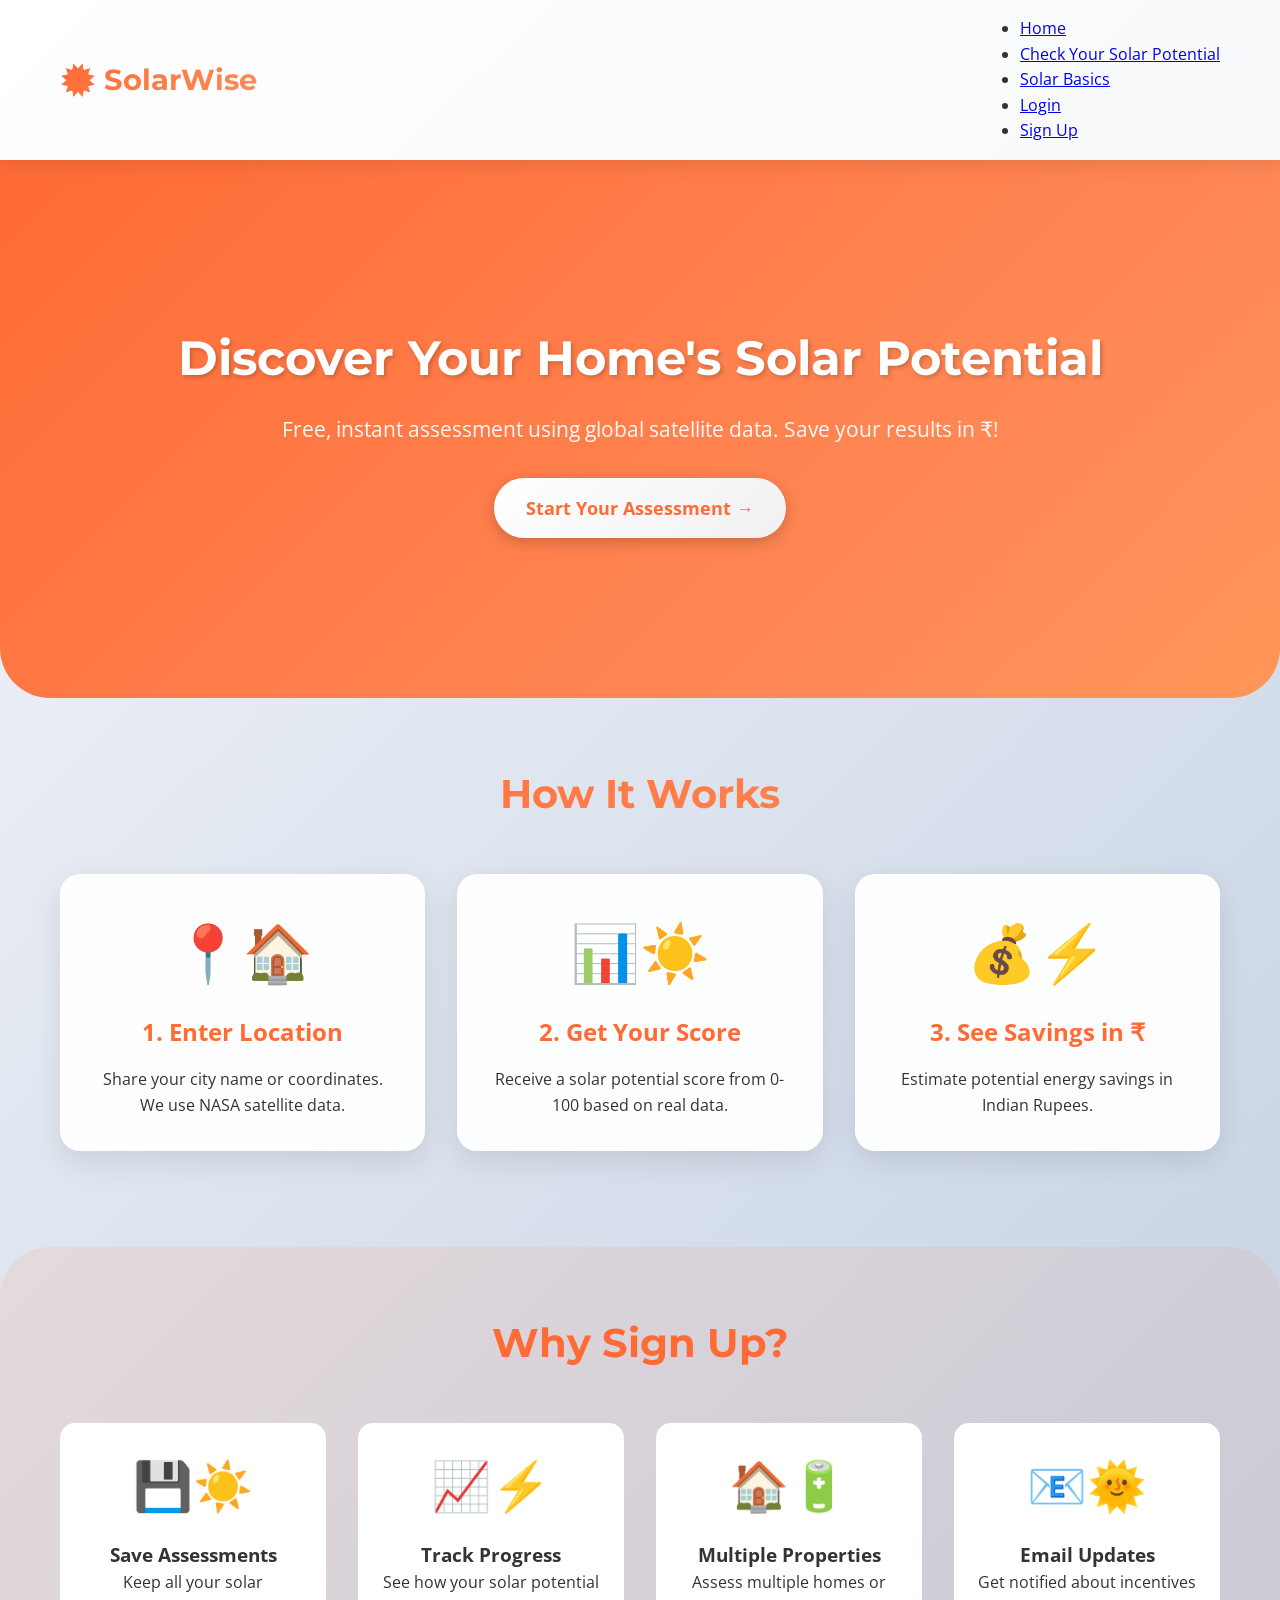
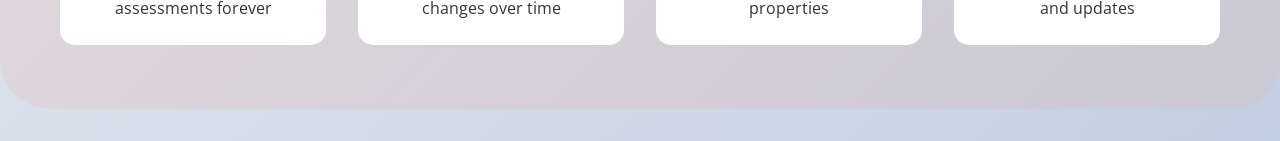
<file: frontend/index.html>
<!DOCTYPE html>
<html lang="en">
<head>
    <meta charset="UTF-8">
    <meta name="viewport" content="width=device-width, initial-scale=1.0">
    <title>SolarWise - Solar Energy Education Platform</title>
    <link rel="stylesheet" href="css/style.css">
    <link href="https://fonts.googleapis.com/css2?family=Montserrat:wght@400;600;700&family=Open+Sans:wght@400;600&display=swap" rel="stylesheet">
</head>
<body>
    <nav class="navbar">
        <div class="container">
            <div class="logo">🌞 SolarWise</div>
            <ul class="nav-links" id="navLinks">
                <!-- Populated by JavaScript -->
            </ul>
        </div>
    </nav>

    <header class="hero" style="padding: 10rem 0; background: linear-gradient(135deg, #FF6B35 0%, #FF8C5A 20%, #FFB347 40%, #FF8E53 60%, #FFA726 80%, #FF6B35 100%); background-size: 400% 400%; animation: waveGradient 10s ease infinite;">
        <div class="container">
            <h1>Discover Your Home's Solar Potential</h1>
            <p class="hero-subtitle">Free, instant assessment using global satellite data. Save your results in ₹!</p>
            <a href="assessment.html" class="cta-button">Start Your Assessment →</a>
        </div>
    </header>

    <section class="features">
        <div class="container">
            <h2>How It Works</h2>
            <div class="feature-grid">
                <div class="feature-card" style="animation: float 3s ease-in-out infinite;">
                    <div class="feature-icon" style="font-size: 3.5rem;">📍🏠</div>
                    <h3>1. Enter Location</h3>
                    <p>Share your city name or coordinates. We use NASA satellite data.</p>
                </div>
                <div class="feature-card" style="animation: float 3s ease-in-out infinite 0.5s both;">
                    <div class="feature-icon" style="font-size: 3.5rem;">📊☀️</div>
                    <h3>2. Get Your Score</h3>
                    <p>Receive a solar potential score from 0-100 based on real data.</p>
                </div>
                <div class="feature-card" style="animation: float 3s ease-in-out infinite 1s both;">
                    <div class="feature-icon" style="font-size: 3.5rem;">💰⚡</div>
                    <h3>3. See Savings in ₹</h3>
                    <p>Estimate potential energy savings in Indian Rupees.</p>
                </div>
            </div>
        </div>
    </section>

    <section class="benefits">
        <div class="container">
            <h2>Why Sign Up?</h2>
            <div class="benefits-grid">
                <div class="benefit-item" style="transition: transform 0.4s, box-shadow 0.4s;">
                    <span class="benefit-icon" style="font-size: 3rem;">💾☀️</span>
                    <h3>Save Assessments</h3>
                    <p>Keep all your solar assessments forever</p>
                </div>
                <div class="benefit-item" style="transition: transform 0.4s, box-shadow 0.4s;">
                    <span class="benefit-icon" style="font-size: 3rem;">📈⚡</span>
                    <h3>Track Progress</h3>
                    <p>See how your solar potential changes over time</p>
                </div>
                <div class="benefit-item" style="transition: transform 0.4s, box-shadow 0.4s;">
                    <span class="benefit-icon" style="font-size: 3rem;">🏠🔋</span>
                    <h3>Multiple Properties</h3>
                    <p>Assess multiple homes or properties</p>
                </div>
                <div class="benefit-item" style="transition: transform 0.4s, box-shadow 0.4s;">
                    <span class="benefit-icon" style="font-size: 3rem;">📧🌞</span>
                    <h3>Email Updates</h3>
                    <p>Get notified about incentives and updates</p>
                </div>
            </div>
        </div>
    </section>

    <style>
        @keyframes waveGradient {
            0% { 
                background-position: 0% 50%; 
            }
            25% { 
                background-position: 100% 50%; 
            }
            50% { 
                background-position: 100% 100%; 
            }
            75% { 
                background-position: 0% 100%; 
            }
            100% { 
                background-position: 0% 50%; 
            }
        }
        @keyframes float {
            0%, 100% { transform: translateY(0px); }
            50% { transform: translateY(-10px); }
        }
        .feature-card:hover, .benefit-item:hover {
            transform: translateY(-10px) scale(1.02) !important;
            box-shadow: 0 20px 40px rgba(255,107,53,0.3) !important;
        }
    </style>

    <script src="js/auth.js"></script>
    <script src="js/app.js"></script>
</body>
</html>
</file>
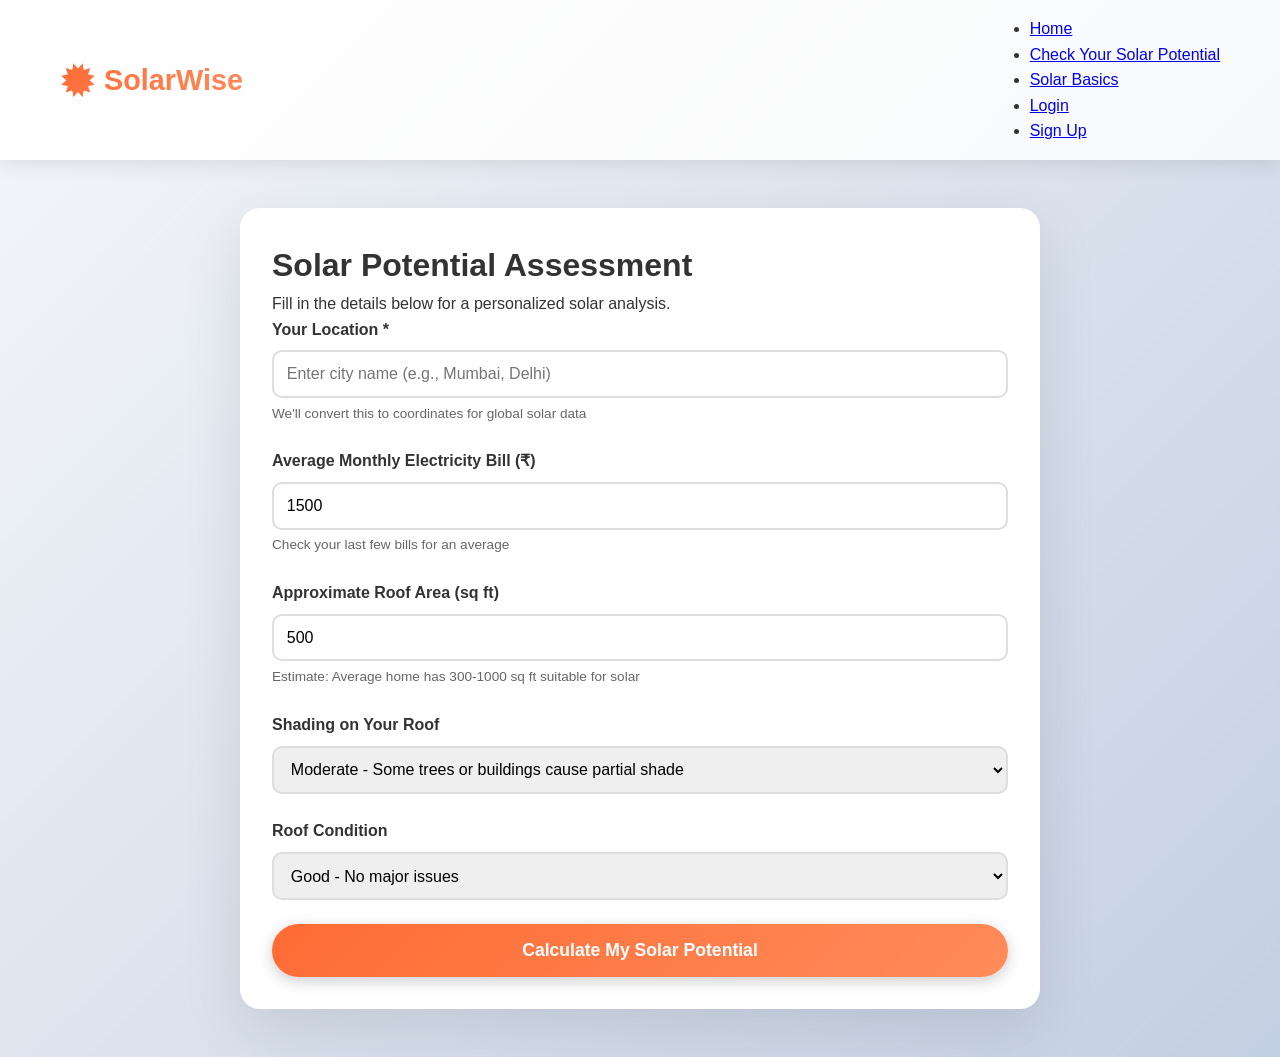
<file: frontend/assessment.html>
<!DOCTYPE html>
<html lang="en">
<head>
    <meta charset="UTF-8">
    <meta name="viewport" content="width=device-width, initial-scale=1.0">
    <title>Solar Assessment - SolarWise</title>
    <link rel="stylesheet" href="css/style.css">
    <style>
        .assessment-container {
            max-width: 800px;
            margin: 3rem auto;
            padding: 2rem;
            background: white;
            border-radius: 20px;
            box-shadow: 0 20px 60px rgba(0,0,0,0.1);
        }
        
        .form-group {
            margin-bottom: 1.5rem;
        }
        
        .form-group label {
            display: block;
            margin-bottom: 0.5rem;
            font-weight: 600;
            color: #333;
        }
        
        .form-group input, .form-group select {
            width: 100%;
            padding: 0.8rem;
            border: 2px solid #ddd;
            border-radius: 10px;
            font-size: 1rem;
        }
        
        .help-text {
            font-size: 0.85rem;
            color: #666;
            margin-top: 0.3rem;
        }
        
        .spinner {
            border: 4px solid #f3f3f3;
            border-top: 4px solid #FF6B35;
            border-radius: 50%;
            width: 50px;
            height: 50px;
            animation: spin 1s linear infinite;
            margin: 0 auto 1rem;
        }
        
        @keyframes spin {
            0% { transform: rotate(0deg); }
            100% { transform: rotate(360deg); }
        }
        
        .cta-button {
            background: linear-gradient(135deg, #FF6B35 0%, #FF8C5A 100%);
            color: white;
            padding: 1rem;
            border: none;
            border-radius: 50px;
            font-size: 1.1rem;
            font-weight: 600;
            cursor: pointer;
            width: 100%;
        }
        
        .cta-button:hover {
            transform: translateY(-2px);
            box-shadow: 0 5px 20px rgba(255,107,53,0.4);
        }
    </style>
</head>
<body>
    <nav class="navbar">
        <div class="container">
            <div class="logo">🌞 SolarWise</div>
            <ul class="nav-links" id="navLinks">
                <li><a href="index.html">Home</a></li>
                <li><a href="assessment.html">Check Your Solar Potential</a></li>
                <li><a href="learn.html">Solar Basics</a></li>
                <li><a href="login.html">Login</a></li>
                <li><a href="signup.html">Sign Up</a></li>
            </ul>
        </div>
    </nav>

    <div class="assessment-container">
        <h1>Solar Potential Assessment</h1>
        <p>Fill in the details below for a personalized solar analysis.</p>
        
        <form id="solarForm">
            <div class="form-group">
                <label for="location">Your Location *</label>
                <input type="text" id="location" name="location" placeholder="Enter city name (e.g., Mumbai, Delhi)" required>
                <div class="help-text">We'll convert this to coordinates for global solar data</div>
            </div>
            
            <div class="form-group">
                <label for="monthlyBill">Average Monthly Electricity Bill (₹)</label>
                <input type="number" id="monthlyBill" name="monthlyBill" placeholder="e.g., 1500" value="1500">
                <div class="help-text">Check your last few bills for an average</div>
            </div>
            
            <div class="form-group">
                <label for="roofArea">Approximate Roof Area (sq ft)</label>
                <input type="number" id="roofArea" name="roofArea" placeholder="e.g., 500" value="500">
                <div class="help-text">Estimate: Average home has 300-1000 sq ft suitable for solar</div>
            </div>
            
            <div class="form-group">
                <label for="shading">Shading on Your Roof</label>
                <select id="shading" name="shading">
                    <option value="low">Low - Minimal shade, full sun most of the day</option>
                    <option value="moderate" selected>Moderate - Some trees or buildings cause partial shade</option>
                    <option value="heavy">Heavy - Significant shade throughout the day</option>
                </select>
            </div>
            
            <div class="form-group">
                <label for="roofCondition">Roof Condition</label>
                <select id="roofCondition" name="roofCondition">
                    <option value="excellent">Excellent - New or like new</option>
                    <option value="good" selected>Good - No major issues</option>
                    <option value="fair">Fair - May need repair in 5-10 years</option>
                    <option value="poor">Poor - Needs replacement soon</option>
                </select>
            </div>
            
            <button type="submit" class="cta-button">Calculate My Solar Potential</button>
        </form>
        
        <div id="loading" style="display: none; text-align: center; margin-top: 2rem;">
            <div class="spinner"></div>
            <p>Analyzing solar data for your location...</p>
        </div>
    </div>

    <script>
        // DIRECT SCRIPT - No external dependencies needed for testing
        console.log("Assessment page loaded");
        
        const form = document.getElementById('solarForm');
        if (form) {
            console.log("Form found, attaching submit handler");
            form.addEventListener('submit', handleFormSubmit);
        } else {
            console.error("Form NOT found!");
        }
        
        async function handleFormSubmit(e) {
            e.preventDefault();
            console.log("Form submitted!");
            
            // Get values
            const location = document.getElementById('location').value;
            const monthlyBill = parseFloat(document.getElementById('monthlyBill').value) || 1500;
            const roofArea = parseFloat(document.getElementById('roofArea').value) || 500;
            const shading = document.getElementById('shading').value;
            const roofCondition = document.getElementById('roofCondition').value;
            
            console.log("Values:", { location, monthlyBill, roofArea, shading, roofCondition });
            
            if (!location) {
                alert("Please enter your location");
                return;
            }
            
            // Show loading
            document.getElementById('loading').style.display = 'block';
            document.querySelector('.cta-button').disabled = true;
            
            try {
                // Get coordinates (fallback for India)
                let lat = 20.5937;
                let lon = 78.9629;
                let locationName = location;
                
                // Simple coordinate mapping for common cities
                const cityCoords = {
                    'mumbai': { lat: 19.0760, lon: 72.8777 },
                    'delhi': { lat: 28.6139, lon: 77.2090 },
                    'bangalore': { lat: 12.9716, lon: 77.5946 },
                    'chennai': { lat: 13.0827, lon: 80.2707 },
                    'kolkata': { lat: 22.5726, lon: 88.3639 },
                    'pune': { lat: 18.5204, lon: 73.8567 },
                    'hyderabad': { lat: 17.3850, lon: 78.4867 },
                    'ahmedabad': { lat: 23.0225, lon: 72.5714 }
                };
                
                const cityKey = location.toLowerCase().trim();
                if (cityCoords[cityKey]) {
                    lat = cityCoords[cityKey].lat;
                    lon = cityCoords[cityKey].lon;
                    locationName = cityKey.charAt(0).toUpperCase() + cityKey.slice(1);
                    console.log("Found coordinates for:", locationName, lat, lon);
                }
                
                // Prepare data
                const assessmentData = {
                    lat: lat,
                    lon: lon,
                    location_name: locationName,
                    monthly_bill: monthlyBill,
                    roof_area: roofArea,
                    shading: shading,
                    roof_condition: roofCondition
                };
                
                console.log("Sending data to backend:", assessmentData);
                
                // Call backend
                const response = await fetch('http://localhost:5000/api/assess-solar', {
                    method: 'POST',
                    headers: { 'Content-Type': 'application/json' },
                    credentials: 'include',
                    body: JSON.stringify(assessmentData)
                });
                
                console.log("Response status:", response.status);
                
                if (!response.ok) {
                    throw new Error(`HTTP ${response.status}: ${await response.text()}`);
                }
                
                const result = await response.json();
                console.log("Result:", result);
                
                // Store and redirect
                sessionStorage.setItem('solarResults', JSON.stringify(result));
                window.location.href = 'results.html';
                
            } catch (error) {
                console.error("Error:", error);
                alert("Error: " + error.message + "\n\nMake sure backend is running on port 5000");
                document.getElementById('loading').style.display = 'none';
                document.querySelector('.cta-button').disabled = false;
            }
        }
    </script>
</body>
</html>
</file>
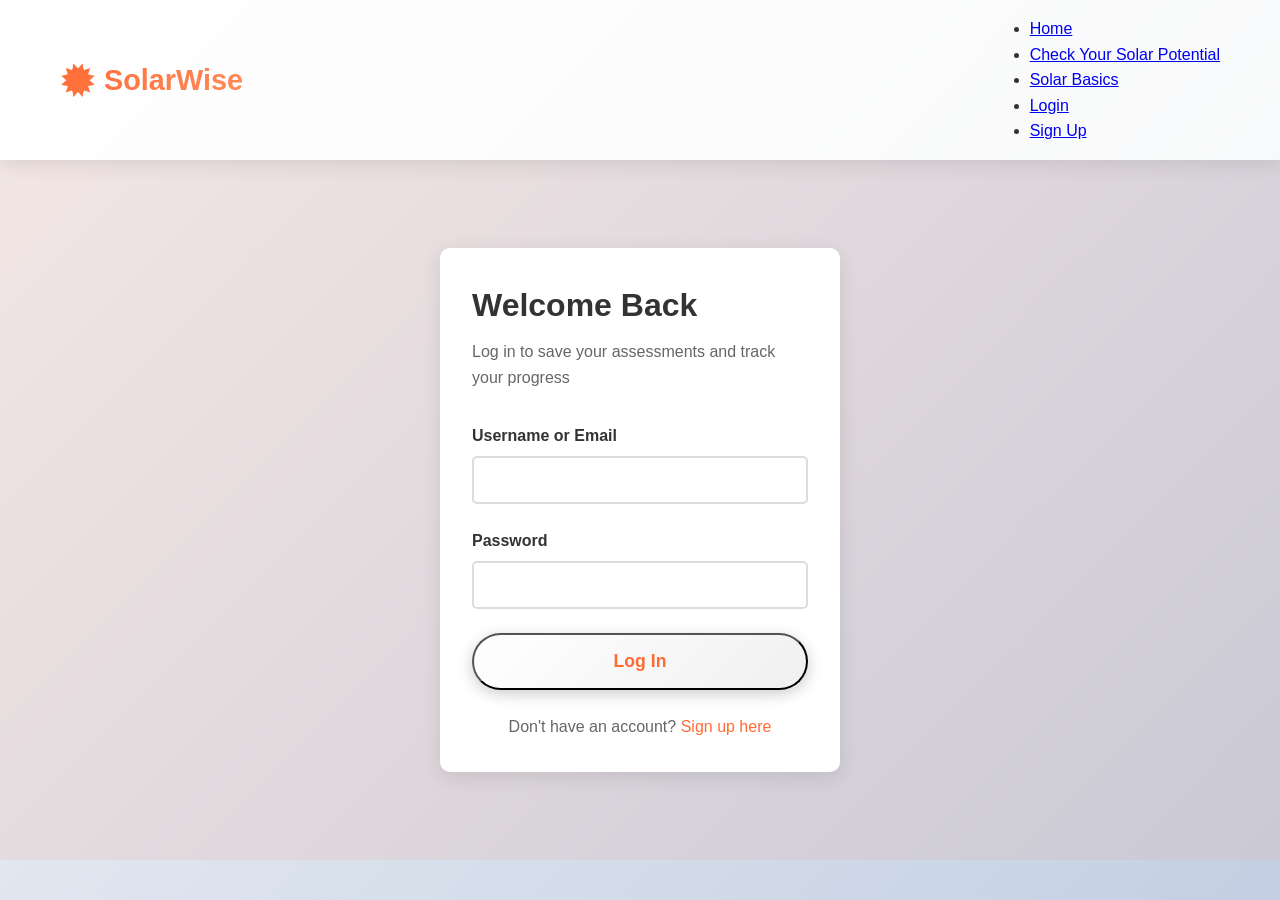
<file: frontend/delete.html>
<!DOCTYPE html>
<html lang="en">
<head>
    <meta charset="UTF-8">
    <meta name="viewport" content="width=device-width, initial-scale=1.0">
    <title>Delete Account - SolarWise</title>
    <link rel="stylesheet" href="css/style.css">
    <link href="https://fonts.googleapis.com/css2?family=Montserrat:wght@400;600;700&family=Open+Sans:wght@400;600&display=swap" rel="stylesheet">
    <style>
        .delete-container {
            max-width: 600px;
            margin: 3rem auto;
            padding: 2rem;
            background: white;
            border-radius: 20px;
            box-shadow: 0 20px 60px rgba(0,0,0,0.1);
            text-align: center;
        }
        
        .warning-icon {
            font-size: 5rem;
            margin-bottom: 1rem;
        }
        
        .warning-title {
            color: #c62828;
            font-size: 2rem;
            margin-bottom: 1rem;
            font-family: 'Montserrat', sans-serif;
        }
        
        .warning-message {
            color: #666;
            margin-bottom: 2rem;
            line-height: 1.6;
        }
        
        .consequence-list {
            text-align: left;
            background: #ffebee;
            padding: 1.5rem;
            border-radius: 10px;
            margin: 1.5rem 0;
        }
        
        .consequence-list ul {
            margin-top: 0.5rem;
            padding-left: 1.5rem;
        }
        
        .consequence-list li {
            margin: 0.5rem 0;
            color: #c62828;
        }
        
        .confirmation-input {
            width: 100%;
            padding: 1rem;
            border: 2px solid #ddd;
            border-radius: 10px;
            font-size: 1rem;
            margin: 1rem 0;
            text-align: center;
            font-family: monospace;
            font-size: 1.2rem;
        }
        
        .confirmation-input:focus {
            outline: none;
            border-color: #c62828;
            box-shadow: 0 0 10px rgba(198,40,40,0.3);
        }
        
        .delete-btn {
            background: linear-gradient(135deg, #c62828 0%, #b71c1c 100%);
            color: white;
            border: none;
            padding: 1rem 2rem;
            border-radius: 50px;
            cursor: pointer;
            font-weight: 700;
            font-size: 1.1rem;
            width: 100%;
            transition: transform 0.3s, box-shadow 0.3s;
        }
        
        .delete-btn:hover:not(:disabled) {
            transform: translateY(-2px);
            box-shadow: 0 10px 20px rgba(198,40,40,0.3);
        }
        
        .delete-btn:disabled {
            background: #ccc;
            cursor: not-allowed;
        }
        
        .cancel-btn {
            background: #666;
            color: white;
            border: none;
            padding: 1rem 2rem;
            border-radius: 50px;
            cursor: pointer;
            font-weight: 700;
            font-size: 1rem;
            width: 100%;
            margin-top: 1rem;
            transition: background 0.3s;
        }
        
        .cancel-btn:hover {
            background: #555;
        }
        
        .loading {
            display: none;
            text-align: center;
            margin-top: 2rem;
        }
        
        .spinner {
            border: 4px solid #f3f3f3;
            border-top: 4px solid #c62828;
            border-radius: 50%;
            width: 40px;
            height: 40px;
            animation: spin 1s linear infinite;
            margin: 0 auto 1rem;
        }
        
        @keyframes spin {
            0% { transform: rotate(0deg); }
            100% { transform: rotate(360deg); }
        }
        
        .success-message {
            background: #e8f5e9;
            color: #2e7d32;
            padding: 1rem;
            border-radius: 10px;
            margin-top: 1rem;
        }
        
        .error-message {
            background: #ffebee;
            color: #c62828;
            padding: 1rem;
            border-radius: 10px;
            margin-top: 1rem;
        }
        
        .user-info-box {
            background: #f5f5f5;
            padding: 1rem;
            border-radius: 10px;
            margin: 1rem 0;
            text-align: left;
        }
    </style>
</head>
<body>
    <nav class="navbar">
        <div class="container">
            <div class="logo">🌞 SolarWise</div>
            <ul class="nav-links" id="navLinks"></ul>
        </div>
    </nav>

    <div class="delete-container">
        <div class="warning-icon">⚠️🗑️</div>
        <h1 class="warning-title">Delete Account</h1>
        
        <div id="userInfo" class="user-info-box" style="display: none;">
            <p><strong>👤 Account:</strong> <span id="displayUsername"></span></p>
            <p><strong>📧 Email:</strong> <span id="displayEmail"></span></p>
        </div>
        
        <div class="warning-message">
            <p>You are about to permanently delete your SolarWise account.</p>
        </div>
        
        <div class="consequence-list">
            <strong>⚠️ This action CANNOT be undone. You will lose:</strong>
            <ul>
                <li>🔴 All your saved solar assessments</li>
                <li>🔴 Your account information and profile</li>
                <li>🔴 Any saved preferences and settings</li>
                <li>🔴 Access to your assessment history</li>
            </ul>
        </div>
        
        <div>
            <p>To confirm deletion, type <strong style="color: #c62828;">"DELETE"</strong> below:</p>
            <input type="text" id="confirmText" class="confirmation-input" placeholder="Type DELETE here" autocomplete="off">
        </div>
        
        <button id="deleteBtn" class="delete-btn" disabled>Permanently Delete Account</button>
        <button id="cancelBtn" class="cancel-btn">Cancel → Back to Profile</button>
        
        <div id="loading" class="loading">
            <div class="spinner"></div>
            <p>Deleting your account...</p>
        </div>
        
        <div id="resultMessage"></div>
    </div>

    <script>
        // Check if user is logged in
        document.addEventListener('DOMContentLoaded', async function() {
            await checkLoginStatus();
            setupEventListeners();
            updateNavigation();
        });
        
        async function checkLoginStatus() {
            try {
                const response = await fetch('http://localhost:5000/api/me', {
                    method: 'GET',
                    credentials: 'include'
                });
                
                const data = await response.json();
                
                if (data.success) {
                    // User is logged in, show user info
                    sessionStorage.setItem('user', JSON.stringify(data.user));
                    document.getElementById('userInfo').style.display = 'block';
                    document.getElementById('displayUsername').textContent = data.user.username;
                    document.getElementById('displayEmail').textContent = data.user.email;
                } else {
                    // Not logged in, redirect to login
                    sessionStorage.setItem('redirectAfterLogin', 'delete.html');
                    window.location.href = 'login.html';
                }
            } catch (error) {
                console.error('Auth check error:', error);
                window.location.href = 'login.html';
            }
        }
        
        function setupEventListeners() {
            const confirmInput = document.getElementById('confirmText');
            const deleteBtn = document.getElementById('deleteBtn');
            const cancelBtn = document.getElementById('cancelBtn');
            
            // Enable delete button only when user types "DELETE"
            confirmInput.addEventListener('input', function() {
                if (this.value === 'DELETE') {
                    deleteBtn.disabled = false;
                } else {
                    deleteBtn.disabled = true;
                }
            });
            
            // Handle delete button click
            deleteBtn.addEventListener('click', handleDeleteAccount);
            
            // Handle cancel button - go back to profile
            cancelBtn.addEventListener('click', function() {
                window.location.href = 'profile.html';
            });
        }
        
        async function handleDeleteAccount() {
            const loadingDiv = document.getElementById('loading');
            const deleteBtn = document.getElementById('deleteBtn');
            const resultDiv = document.getElementById('resultMessage');
            
            // Show loading
            loadingDiv.style.display = 'block';
            deleteBtn.disabled = true;
            resultDiv.innerHTML = '';
            
            try {
                const response = await fetch('http://localhost:5000/api/delete-account', {
                    method: 'DELETE',
                    headers: {
                        'Content-Type': 'application/json'
                    },
                    credentials: 'include'
                });
                
                const data = await response.json();
                
                if (data.success) {
                    // Success - account deleted
                    resultDiv.innerHTML = `
                        <div class="success-message">
                            ✅ ${data.message || 'Account deleted successfully!'}<br>
                            Redirecting to home page...
                        </div>
                    `;
                    
                    // Clear session storage
                    sessionStorage.removeItem('user');
                    
                    // Redirect after 2 seconds
                    setTimeout(() => {
                        window.location.href = 'index.html';
                    }, 2000);
                } else {
                    // Error
                    resultDiv.innerHTML = `
                        <div class="error-message">
                            ❌ Error: ${data.error || 'Failed to delete account'}<br>
                            Please try again or contact support.
                        </div>
                    `;
                    loadingDiv.style.display = 'none';
                    
                    // Re-check confirmation text
                    const confirmInput = document.getElementById('confirmText');
                    if (confirmInput.value === 'DELETE') {
                        deleteBtn.disabled = false;
                    }
                }
            } catch (error) {
                console.error('Delete account error:', error);
                resultDiv.innerHTML = `
                    <div class="error-message">
                        ❌ Connection error: ${error.message}<br>
                        Please make sure the backend server is running on port 5000.
                    </div>
                `;
                loadingDiv.style.display = 'none';
                
                // Re-enable button if confirmation still matches
                const confirmInput = document.getElementById('confirmText');
                if (confirmInput.value === 'DELETE') {
                    deleteBtn.disabled = false;
                }
            }
        }
        
        function updateNavigation() {
            const user = sessionStorage.getItem('user');
            const navLinks = document.getElementById('navLinks');
            
            if (!navLinks) return;
            
            if (user) {
                const userData = JSON.parse(user);
                navLinks.innerHTML = `
                    <li><a href="index.html">Home</a></li>
                    <li><a href="assessment.html">Check Your Solar Potential</a></li>
                    <li><a href="learn.html">Solar Basics</a></li>
                    <li><a href="profile.html">My Profile</a></li>
                    <li><a href="#" id="navLogoutBtn">Logout</a></li>
                `;
                
                const logoutBtn = document.getElementById('navLogoutBtn');
                if (logoutBtn) {
                    logoutBtn.addEventListener('click', async (e) => {
                        e.preventDefault();
                        await fetch('http://localhost:5000/api/logout', { 
                            method: 'POST', 
                            credentials: 'include' 
                        });
                        sessionStorage.removeItem('user');
                        window.location.href = 'index.html';
                    });
                }
            } else {
                navLinks.innerHTML = `
                    <li><a href="index.html">Home</a></li>
                    <li><a href="assessment.html">Check Your Solar Potential</a></li>
                    <li><a href="learn.html">Solar Basics</a></li>
                    <li><a href="login.html">Login</a></li>
                    <li><a href="signup.html">Sign Up</a></li>
                `;
            }
        }
    </script>
</body>
</html>
</file>
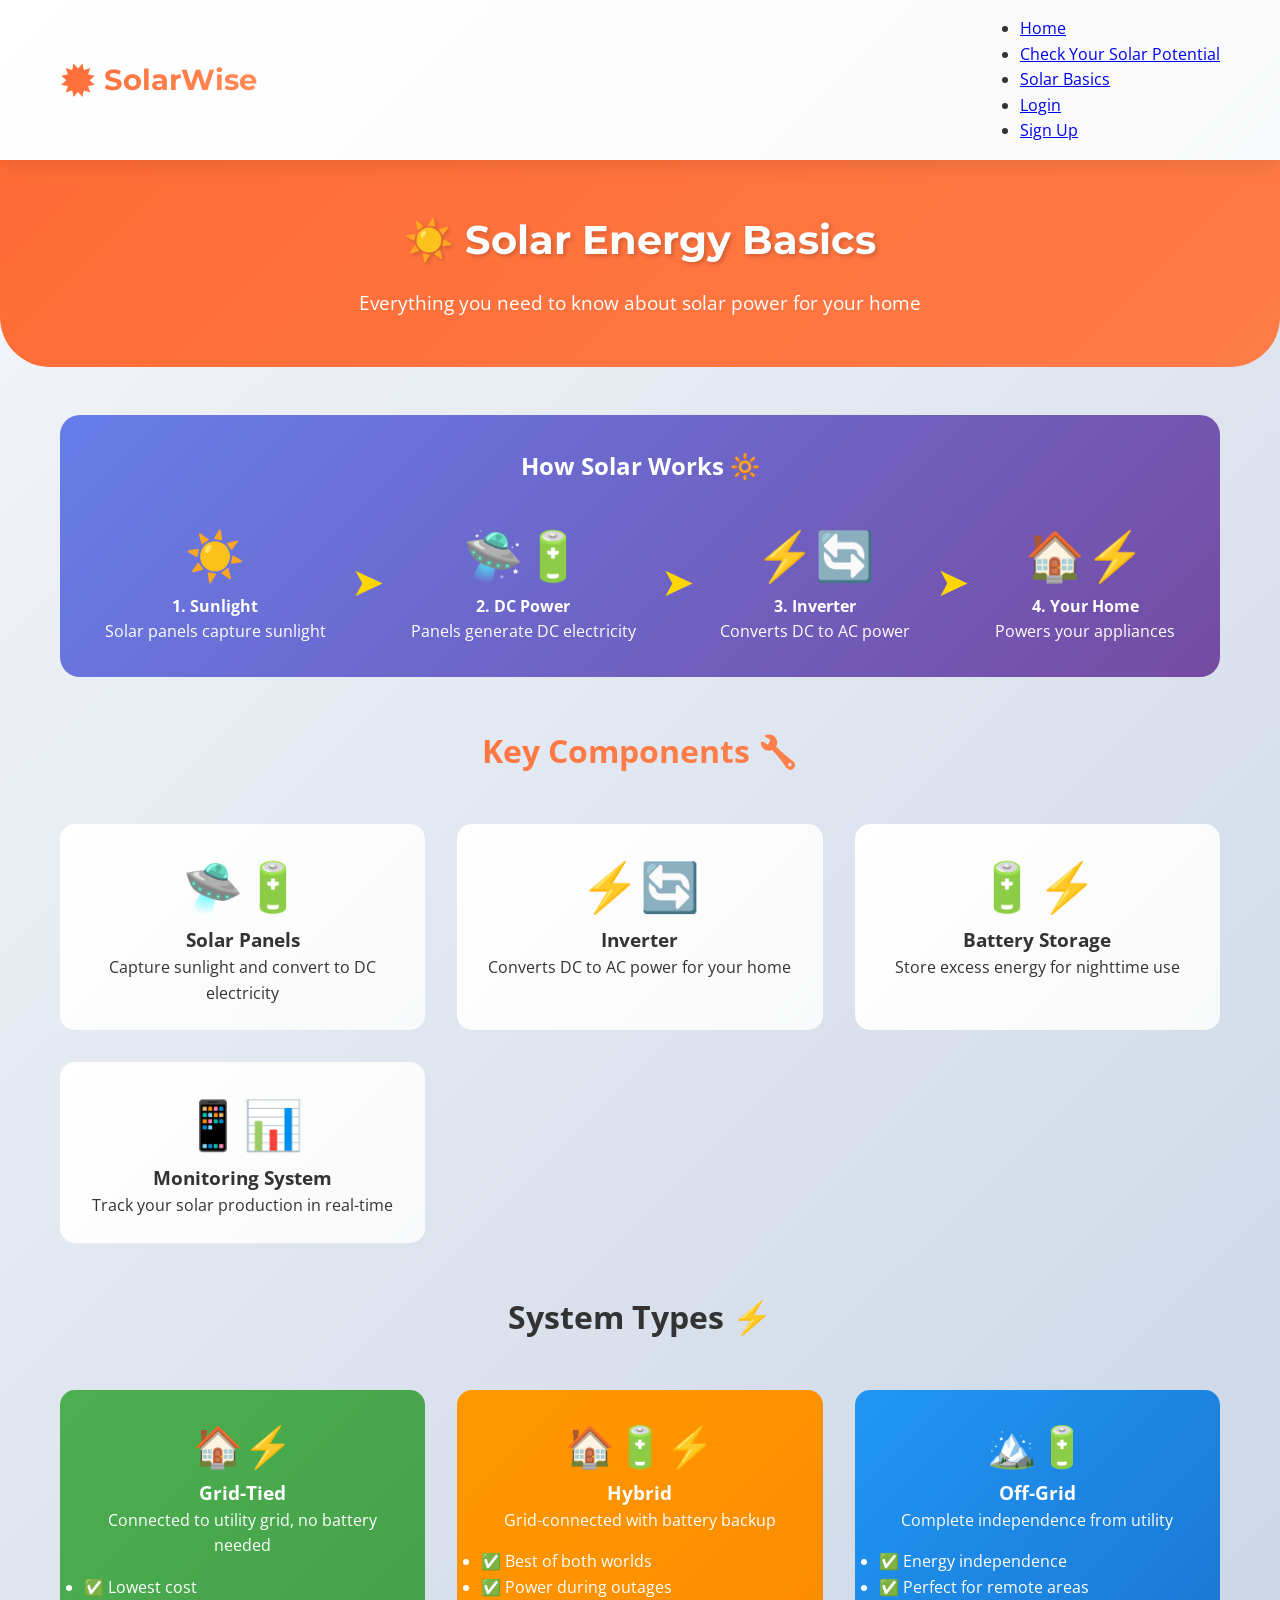
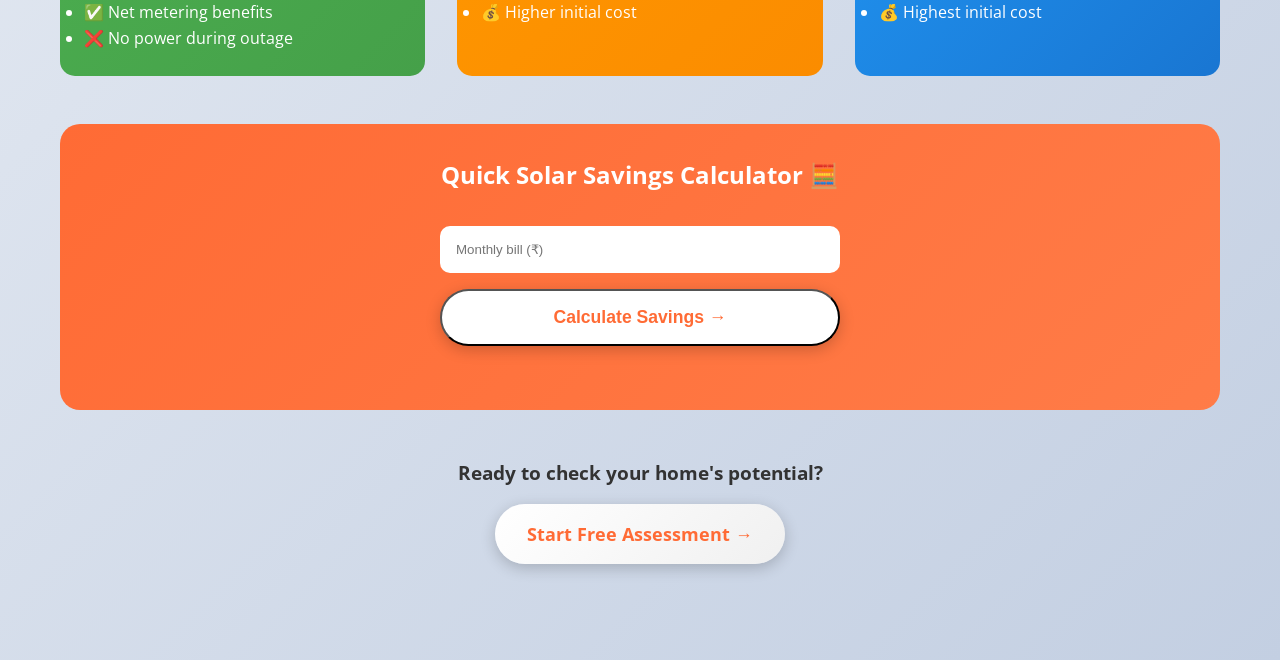
<file: frontend/learn.html>
<!DOCTYPE html>
<html lang="en">
<head>
    <meta charset="UTF-8">
    <meta name="viewport" content="width=device-width, initial-scale=1.0">
    <title>Solar Basics - SolarWise</title>
    <link rel="stylesheet" href="css/style.css">
    <link href="https://fonts.googleapis.com/css2?family=Montserrat:wght@400;600;700&family=Open+Sans:wght@400;600&display=swap" rel="stylesheet">
</head>
<body>
    <nav class="navbar">
        <div class="container">
            <div class="logo">🌞 SolarWise</div>
            <ul class="nav-links" id="navLinks">
                <!-- Populated by JavaScript -->
            </ul>
        </div>
    </nav>

    <div class="hero" style="background: linear-gradient(135deg, #FF6B35 0%, #FF8C5A 100%); background-size: 200% 200%; animation: gradientShift 8s ease infinite; padding: 3rem 0;">
        <div class="container">
            <h1 style="font-size: 2.5rem;">☀️ Solar Energy Basics</h1>
            <p style="font-size: 1.2rem;">Everything you need to know about solar power for your home</p>
        </div>
    </div>

    <div class="container" style="padding: 3rem 20px;">
        <!-- Interactive Solar Diagram -->
        <div class="solar-diagram" style="background: linear-gradient(135deg, #667eea 0%, #764ba2 100%); border-radius: 20px; padding: 2rem; margin-bottom: 3rem; text-align: center; color: white; position: relative; overflow: hidden;">
            <h2>How Solar Works 🔆</h2>
            <div style="display: flex; justify-content: space-around; flex-wrap: wrap; margin-top: 2rem; align-items: center;">
                <div class="step" style="animation: pulse 2s infinite;">
                    <div class="step-icon" style="font-size: 3rem;">☀️</div>
                    <p><strong>1. Sunlight</strong><br>Solar panels capture sunlight</p>
                </div>
                <div class="arrow" style="font-size: 2.5rem; animation: arrowMove 2s infinite; color: #FFD700;">➤</div>
                <div class="step">
                    <div class="step-icon" style="font-size: 3rem;">🛸🔋</div>
                    <p><strong>2. DC Power</strong><br>Panels generate DC electricity</p>
                </div>
                <div class="arrow" style="font-size: 2.5rem; animation: arrowMove 2s infinite 0.5s; color: #FFD700;">➤</div>
                <div class="step">
                    <div class="step-icon" style="font-size: 3rem;">⚡🔄</div>
                    <p><strong>3. Inverter</strong><br>Converts DC to AC power</p>
                </div>
                <div class="arrow" style="font-size: 2.5rem; animation: arrowMove 2s infinite 1s; color: #FFD700;">➤</div>
                <div class="step">
                    <div class="step-icon" style="font-size: 3rem;">🏠⚡</div>
                    <p><strong>4. Your Home</strong><br>Powers your appliances</p>
                </div>
            </div>
        </div>

        <!-- Interactive Components Cards -->
        <h2 style="text-align: center; margin: 3rem 0; font-size: 2rem; background: linear-gradient(135deg, #FF6B35 0%, #FF8C5A 100%); -webkit-background-clip: text; background-clip: text; color: transparent;">Key Components 🔧</h2>
        
        <div class="components-grid" style="display: grid; grid-template-columns: repeat(auto-fit, minmax(300px, 1fr)); gap: 2rem; margin-bottom: 3rem;">
            <div class="component-card" style="background: linear-gradient(135deg, #ffffff 0%, #f8f9fa 100%); padding: 1.5rem; border-radius: 15px; text-align: center; transition: transform 0.3s, box-shadow 0.3s; cursor: pointer; position: relative; overflow: hidden;">
                <div style="font-size: 3rem;">🛸🔋</div>
                <h3>Solar Panels</h3>
                <p>Capture sunlight and convert to DC electricity</p>
                <div class="component-detail" style="display: none; margin-top: 1rem; padding: 1rem; background: #f0f0f0; border-radius: 10px;">
                    <strong>Fun Fact:</strong> A typical panel produces 250-400 watts!
                </div>
            </div>
            
            <div class="component-card" style="background: linear-gradient(135deg, #ffffff 0%, #f8f9fa 100%); padding: 1.5rem; border-radius: 15px; text-align: center; transition: transform 0.3s, box-shadow 0.3s; cursor: pointer; position: relative; overflow: hidden;">
                <div style="font-size: 3rem;">⚡🔄</div>
                <h3>Inverter</h3>
                <p>Converts DC to AC power for your home</p>
                <div class="component-detail" style="display: none; margin-top: 1rem; padding: 1rem; background: #f0f0f0; border-radius: 10px;">
                    <strong>Fun Fact:</strong> Inverters are 95-98% efficient!
                </div>
            </div>
            
            <div class="component-card" style="background: linear-gradient(135deg, #ffffff 0%, #f8f9fa 100%); padding: 1.5rem; border-radius: 15px; text-align: center; transition: transform 0.3s, box-shadow 0.3s; cursor: pointer; position: relative; overflow: hidden;">
                <div style="font-size: 3rem;">🔋⚡</div>
                <h3>Battery Storage</h3>
                <p>Store excess energy for nighttime use</p>
                <div class="component-detail" style="display: none; margin-top: 1rem; padding: 1rem; background: #f0f0f0; border-radius: 10px;">
                    <strong>Fun Fact:</strong> Lithium-ion batteries last 10-15 years!
                </div>
            </div>
            
            <div class="component-card" style="background: linear-gradient(135deg, #ffffff 0%, #f8f9fa 100%); padding: 1.5rem; border-radius: 15px; text-align: center; transition: transform 0.3s, box-shadow 0.3s; cursor: pointer; position: relative; overflow: hidden;">
                <div style="font-size: 3rem;">📱📊</div>
                <h3>Monitoring System</h3>
                <p>Track your solar production in real-time</p>
                <div class="component-detail" style="display: none; margin-top: 1rem; padding: 1rem; background: #f0f0f0; border-radius: 10px;">
                    <strong>Fun Fact:</strong> Monitor from your phone!
                </div>
            </div>
        </div>

        <!-- System Types Comparison (unchanged for brevity, but add hover styles below) -->
        <h2 style="text-align: center; margin: 3rem 0; font-size: 2rem;">System Types ⚡</h2>
        
        <div class="system-types" style="display: grid; grid-template-columns: repeat(auto-fit, minmax(300px, 1fr)); gap: 2rem; margin-bottom: 3rem;">
            <div class="system-card" style="background: linear-gradient(135deg, #4CAF50 0%, #45a049 100%); color: white; padding: 1.5rem; border-radius: 15px; text-align: center; transition: transform 0.3s, box-shadow 0.3s;">
                <div style="font-size: 2.5rem;">🏠⚡</div>
                <h3>Grid-Tied</h3>
                <p>Connected to utility grid, no battery needed</p>
                <ul style="text-align: left; margin-top: 1rem;">
                    <li>✅ Lowest cost</li>
                    <li>✅ Net metering benefits</li>
                    <li>❌ No power during outage</li>
                </ul>
            </div>
            
            <div class="system-card" style="background: linear-gradient(135deg, #FF9800 0%, #fb8c00 100%); color: white; padding: 1.5rem; border-radius: 15px; text-align: center; transition: transform 0.3s, box-shadow 0.3s;">
                <div style="font-size: 2.5rem;">🏠🔋⚡</div>
                <h3>Hybrid</h3>
                <p>Grid-connected with battery backup</p>
                <ul style="text-align: left; margin-top: 1rem;">
                    <li>✅ Best of both worlds</li>
                    <li>✅ Power during outages</li>
                    <li>💰 Higher initial cost</li>
                </ul>
            </div>
            
            <div class="system-card" style="background: linear-gradient(135deg, #2196F3 0%, #1976D2 100%); color: white; padding: 1.5rem; border-radius: 15px; text-align: center; transition: transform 0.3s, box-shadow 0.3s;">
                <div style="font-size: 2.5rem;">🏔️🔋</div>
                <h3>Off-Grid</h3>
                <p>Complete independence from utility</p>
                <ul style="text-align: left; margin-top: 1rem;">
                    <li>✅ Energy independence</li>
                    <li>✅ Perfect for remote areas</li>
                    <li>💰 Highest initial cost</li>
                </ul>
            </div>
        </div>

        <!-- Solar Calculator with pulse -->
        <div style="background: linear-gradient(135deg, #FF6B35 0%, #FF8C5A 100%); background-size: 200% 200%; animation: gradientShift 4s ease infinite; border-radius: 20px; padding: 2rem; margin: 3rem 0; color: white;">
            <h2 style="text-align: center;">Quick Solar Savings Calculator 🧮</h2>
            <div style="max-width: 400px; margin: 2rem auto;">
                <input type="number" id="calcBill" placeholder="Monthly bill (₹)" style="width: 100%; padding: 1rem; border-radius: 10px; border: none; margin-bottom: 1rem;">
                <button onclick="calculateQuickSavings()" class="cta-button" style="width: 100%; background: white; color: #FF6B35;">Calculate Savings →</button>
                <div id="calcResult" style="margin-top: 2rem; text-align: center; display: none;"></div>
            </div>
        </div>
        
        <div style="text-align: center; margin: 3rem 0;">
            <h3>Ready to check your home's potential?</h3>
            <a href="assessment.html" class="cta-button" style="margin-top: 1rem; display: inline-block;">Start Free Assessment →</a>
        </div>
    </div>

    <style>
        @keyframes gradientShift {
            0%, 100% { background-position: 0% 50%; }
            50% { background-position: 100% 50%; }
        }
        @keyframes pulse {
            0%, 100% { transform: scale(1); }
            50% { transform: scale(1.05); }
        }
        @keyframes arrowMove {
            0%, 100% { transform: translateX(0); }
            50% { transform: translateX(10px); }
        }
        .component-card:hover, .system-card:hover {
            transform: translateY(-10px) scale(1.02);
            box-shadow: 0 20px 40px rgba(0,0,0,0.2);
        }
        .step:hover .step-icon { transform: scale(1.1); transition: transform 0.3s; }
    </style>

    <script>
        // Interactive component cards
        document.querySelectorAll('.component-card').forEach(card => {
            card.addEventListener('click', function() {
                const detail = this.querySelector('.component-detail');
                detail.style.display = detail.style.display === 'none' || !detail.style.display ? 'block' : 'none';
            });
        });
        
        // Quick savings calculator
        function calculateQuickSavings() {
            const bill = document.getElementById('calcBill').value;
            if (!bill) {
                alert('Please enter your monthly bill');
                return;
            }
            
            const annualBill = bill * 12;
            const potentialSavings = annualBill * 0.7;
            const paybackYears = (150000 / potentialSavings).toFixed(1);
            
            const resultDiv = document.getElementById('calcResult');
            resultDiv.style.display = 'block';
            resultDiv.innerHTML = `
                <h3>Estimated Savings</h3>
                <p>Annual Savings: <strong>₹${potentialSavings.toLocaleString()}</strong></p>
                <p>Payback Period: <strong>${paybackYears} years</strong></p>
                <p style="margin-top: 1rem;">Get a personalized assessment for accurate numbers!</p>
            `;
        }
    </script>
    
    <script src="js/auth.js"></script>
</body>
</html>
</file>
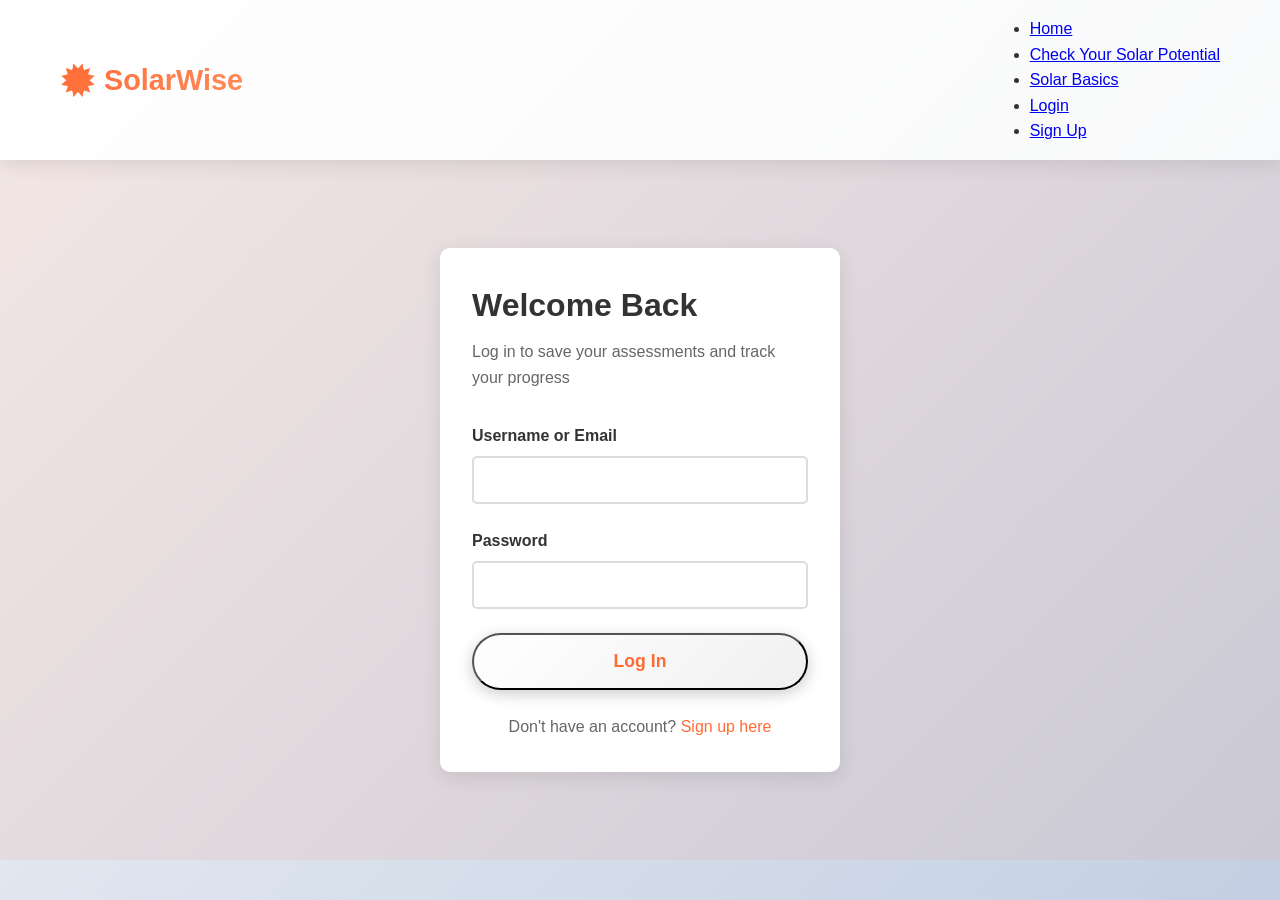
<file: frontend/login.html>
<!DOCTYPE html>
<html lang="en">
<head>
    <meta charset="UTF-8">
    <meta name="viewport" content="width=device-width, initial-scale=1.0">
    <title>Login - SolarWise</title>
    <link rel="stylesheet" href="css/style.css">
</head>
<body>
    <nav class="navbar">
        <div class="container">
            <div class="logo">🌞 SolarWise</div>
            <ul class="nav-links" id="navLinks">
                <li><a href="index.html">Home</a></li>
                <li><a href="assessment.html">Check Your Solar Potential</a></li>
                <li><a href="learn.html">Solar Basics</a></li>
                <li><a href="login.html" class="active">Login</a></li>
                <li><a href="signup.html">Sign Up</a></li>
            </ul>
        </div>
    </nav>

    <div class="auth-container">
        <div class="auth-box">
            <h1>Welcome Back</h1>
            <p>Log in to save your assessments and track your progress</p>
            
            <form id="loginForm">
                <div class="form-group">
                    <label for="username_or_email">Username or Email</label>
                    <input type="text" id="username_or_email" required>
                </div>
                
                <div class="form-group">
                    <label for="password">Password</label>
                    <input type="password" id="password" required>
                </div>
                
                <div id="errorMessage" class="error-message" style="display: none;"></div>
                
                <button type="submit" class="cta-button" style="width: 100%;">Log In</button>
            </form>
            
            <div class="auth-footer">
                Don't have an account? <a href="signup.html">Sign up here</a>
            </div>
        </div>
    </div>

    <style>
        .auth-container {
            display: flex;
            justify-content: center;
            align-items: center;
            min-height: calc(100vh - 200px);
            padding: 2rem;
        }
        
        .auth-box {
            max-width: 400px;
            width: 100%;
            padding: 2rem;
            background: white;
            border-radius: 10px;
            box-shadow: 0 5px 20px rgba(0,0,0,0.1);
        }
        
        .auth-box h1 {
            margin-bottom: 0.5rem;
            color: #333;
        }
        
        .auth-box p {
            color: #666;
            margin-bottom: 2rem;
        }
        
        .auth-footer {
            margin-top: 1.5rem;
            text-align: center;
            color: #666;
        }
        
        .auth-footer a {
            color: #FF6B35;
            text-decoration: none;
        }
        
        .error-message {
            background: #ffebee;
            color: #c62828;
            padding: 0.75rem;
            border-radius: 5px;
            margin-bottom: 1rem;
            font-size: 0.9rem;
        }
        
        .form-group {
            margin-bottom: 1.5rem;
        }
        
        .form-group label {
            display: block;
            margin-bottom: 0.5rem;
            font-weight: 600;
        }
        
        .form-group input {
            width: 100%;
            padding: 0.8rem;
            border: 2px solid #ddd;
            border-radius: 5px;
            font-size: 1rem;
        }
        
        .nav-links .active {
            color: #FF6B35;
        }
    </style>

    <script src="js/auth.js"></script>
</body>
</html>
</file>
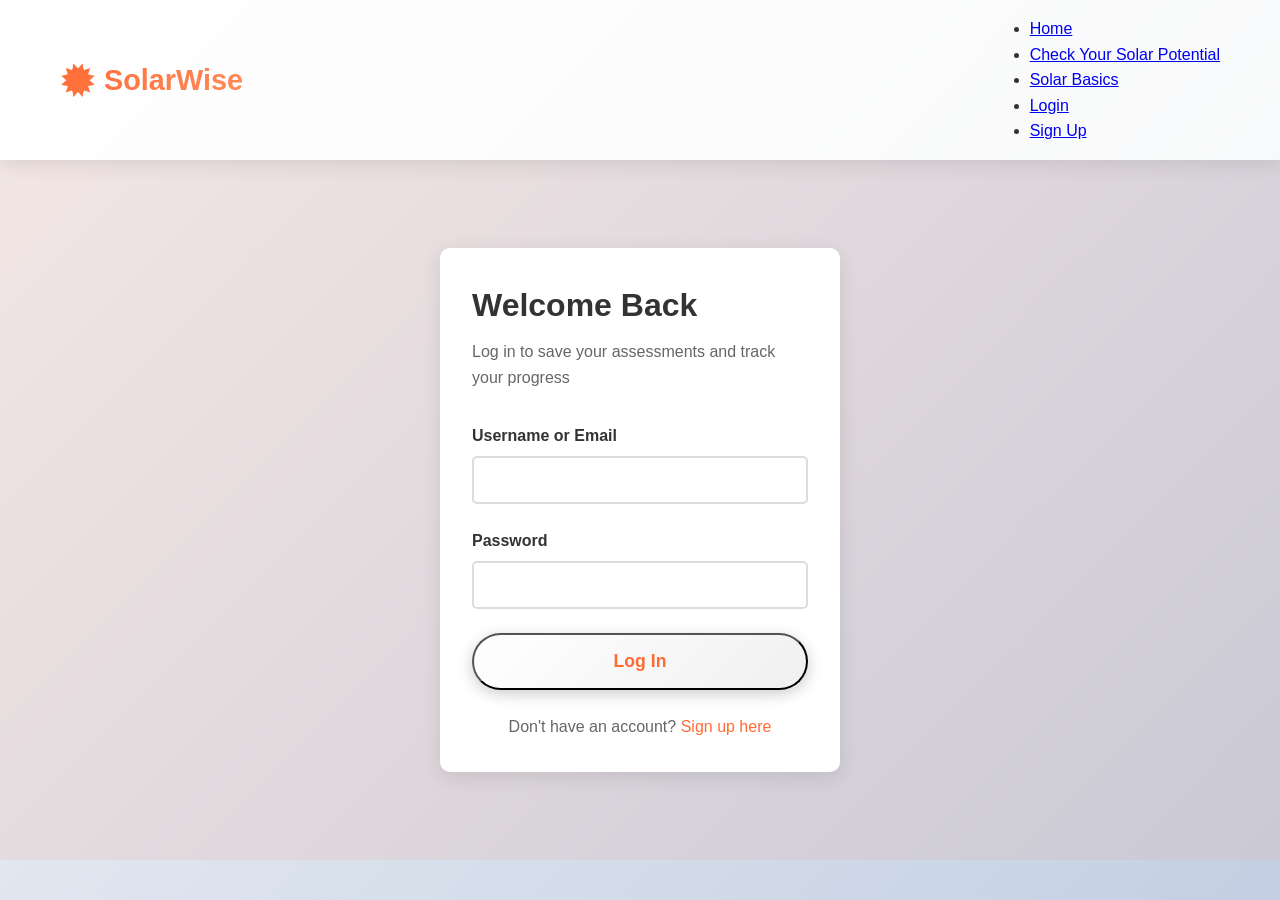
<file: frontend/profile.html>
<!DOCTYPE html>
<html lang="en">
<head>
    <meta charset="UTF-8">
    <meta name="viewport" content="width=device-width, initial-scale=1.0">
    <title>My Profile - SolarWise</title>
    <link rel="stylesheet" href="css/style.css">
    <link href="https://fonts.googleapis.com/css2?family=Montserrat:wght@400;600;700&family=Open+Sans:wght@400;600&display=swap" rel="stylesheet">
</head>
<body>
    <nav class="navbar">
        <div class="container">
            <div class="logo">🌞 SolarWise</div>
            <ul class="nav-links" id="navLinks">
                <!-- Populated by JavaScript -->
            </ul>
        </div>
    </nav>

    <div class="profile-container">
        <div class="profile-sidebar">
            <div class="user-info">
                <div class="user-avatar">👤</div>
                <h3 id="userName">Loading...</h3>
                <p id="userEmail"></p>
                <p id="memberSince"></p>
                <button id="logoutBtn" class="btn-secondary" style="margin-top: 1rem;">Logout</button>
            </div>
        </div>
        
        <div class="profile-content">
            <h2>My Solar Assessments</h2>
            <div id="assessmentsList" class="assessments-list">
                <p>Loading your assessments...</p>
            </div>
            
            <div style="margin-top: 2rem; text-align: center;">
                <a href="assessment.html" class="cta-button">New Assessment →</a>
            </div>

            <!-- Danger Zone - Account Deletion - NOW REDIRECTS TO delete.html -->
            <div style="margin-top: 3rem; padding-top: 2rem; border-top: 1px solid #ddd;">
                <h3 style="color: #c62828;">⚠️ Danger Zone</h3>
                <p style="color: #666; margin-bottom: 1rem;">Once you delete your account, there is no going back. All your assessments will be permanently deleted.</p>
                <a href="delete.html" class="delete-account-link">Delete My Account →</a>
            </div>
        </div>
    </div>

    <style>
        .profile-container {
            max-width: 1200px;
            margin: 2rem auto;
            display: grid;
            grid-template-columns: 300px 1fr;
            gap: 2rem;
            padding: 0 20px;
        }
        
        .profile-sidebar {
            background: linear-gradient(135deg, #ffffff 0%, #f8f9fa 100%);
            border-radius: 20px;
            box-shadow: 0 10px 30px rgba(0,0,0,0.1);
            padding: 2rem;
            height: fit-content;
        }
        
        .user-info {
            text-align: center;
        }
        
        .user-avatar {
            font-size: 4rem;
            margin-bottom: 1rem;
        }
        
        .user-info h3 {
            margin-bottom: 0.5rem;
            color: #FF6B35;
        }
        
        .user-info p {
            color: #666;
            margin-bottom: 0.5rem;
        }
        
        .profile-content {
            background: white;
            border-radius: 20px;
            box-shadow: 0 10px 30px rgba(0,0,0,0.1);
            padding: 2rem;
        }
        
        .assessments-list {
            margin-top: 1rem;
        }
        
        .assessment-card {
            background: linear-gradient(135deg, #ffffff 0%, #f8f9fa 100%);
            border-left: 5px solid #FF6B35;
            padding: 1.5rem;
            margin-bottom: 1rem;
            border-radius: 10px;
            transition: transform 0.3s;
        }
        
        .assessment-card:hover {
            transform: translateX(5px);
        }
        
        .assessment-card h4 {
            margin-bottom: 0.5rem;
            color: #FF6B35;
        }
        
        .assessment-details {
            display: grid;
            grid-template-columns: repeat(auto-fit, minmax(150px, 1fr));
            gap: 1rem;
            margin-top: 1rem;
        }
        
        .assessment-detail {
            font-size: 0.9rem;
        }
        
        .assessment-detail strong {
            display: block;
            color: #666;
        }
        
        .no-assessments {
            text-align: center;
            padding: 3rem;
            color: #666;
        }
        
        .btn-secondary {
            background: #4ECDC4;
            color: white;
            border: none;
            padding: 0.8rem 1.5rem;
            border-radius: 5px;
            cursor: pointer;
            font-weight: 600;
            transition: background 0.3s;
        }
        
        .btn-secondary:hover {
            background: #45b7aa;
        }
        
        /* Updated Delete Account Link Style */
        .delete-account-link {
            display: inline-block;
            background: linear-gradient(135deg, #c62828 0%, #b71c1c 100%);
            color: white;
            text-decoration: none;
            padding: 0.8rem 1.5rem;
            border-radius: 10px;
            font-weight: 600;
            transition: transform 0.3s, box-shadow 0.3s;
        }
        
        .delete-account-link:hover {
            transform: translateY(-2px);
            box-shadow: 0 5px 15px rgba(198,40,40,0.3);
        }
        
        @media (max-width: 768px) {
            .profile-container {
                grid-template-columns: 1fr;
            }
        }
    </style>

    <script src="js/auth.js"></script>
</body>
</html>
</file>
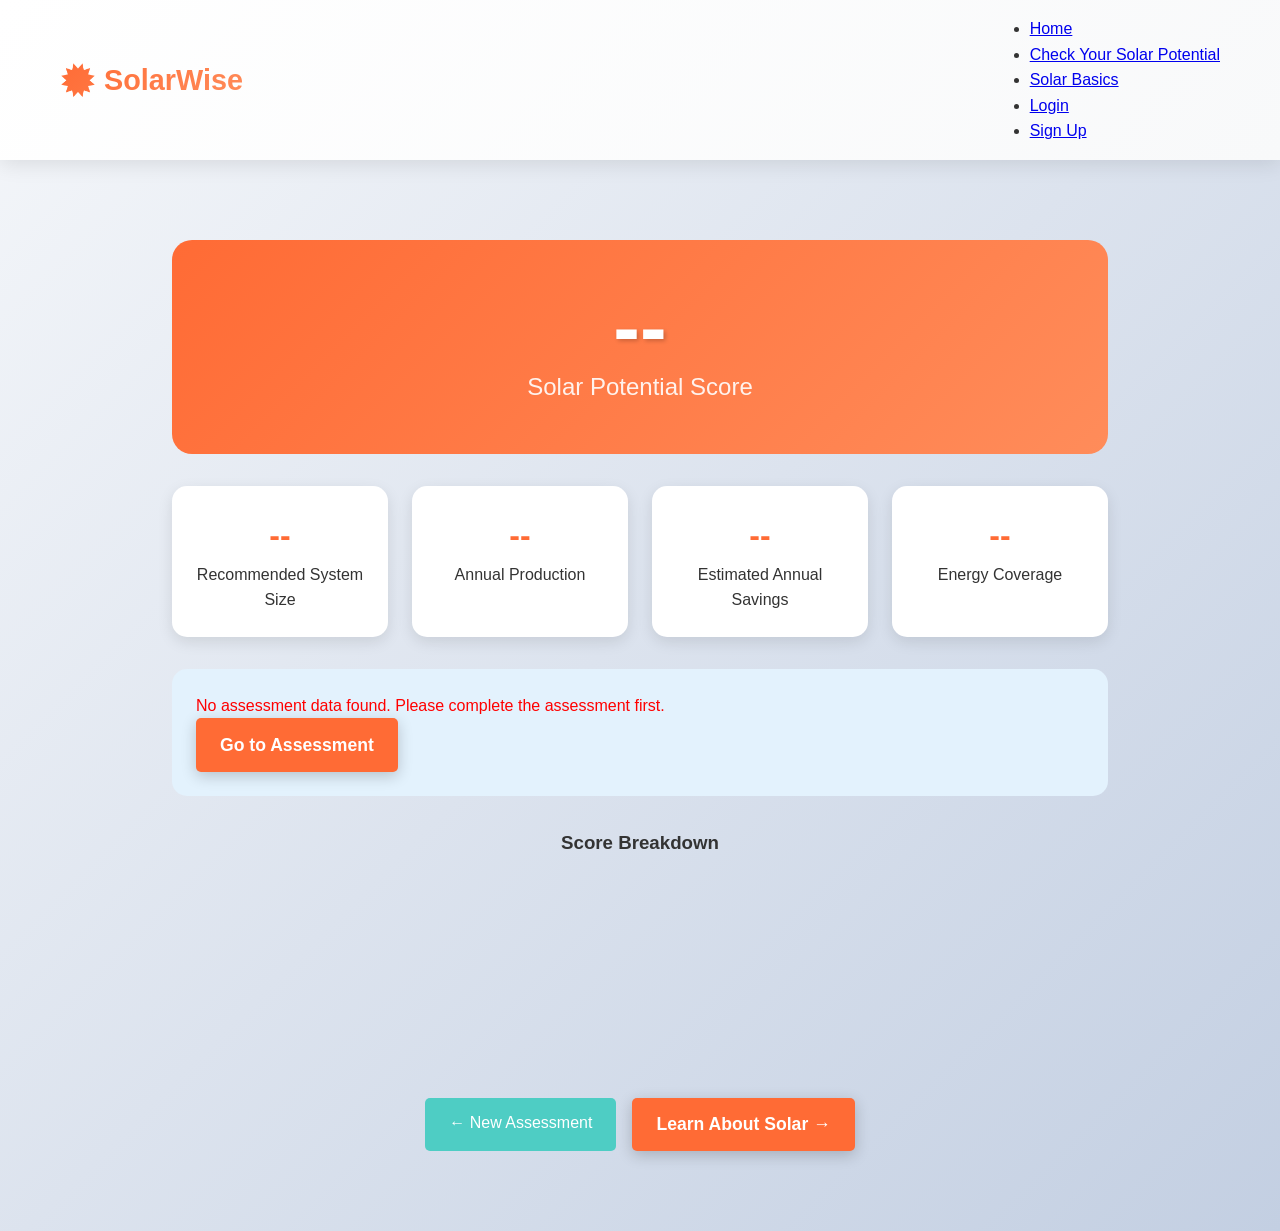
<file: frontend/results.html>
<!DOCTYPE html>
<html lang="en">
<head>
    <meta charset="UTF-8">
    <meta name="viewport" content="width=device-width, initial-scale=1.0">
    <title>Your Solar Results - SolarWise</title>
    <link rel="stylesheet" href="css/style.css">
    <style>
        .results-container {
            max-width: 1000px;
            margin: 3rem auto;
            padding: 2rem;
        }
        
        .score-card {
            background: linear-gradient(135deg, #FF6B35 0%, #FF8C5A 100%);
            color: white;
            padding: 3rem;
            border-radius: 20px;
            text-align: center;
            margin-bottom: 2rem;
        }
        
        .score-number {
            font-size: 5rem;
            font-weight: 700;
            display: block;
            line-height: 1;
        }
        
        .score-label {
            font-size: 1.5rem;
            opacity: 0.9;
        }
        
        .results-grid {
            display: grid;
            grid-template-columns: repeat(auto-fit, minmax(200px, 1fr));
            gap: 1.5rem;
            margin: 2rem 0;
        }
        
        .result-card {
            background: white;
            padding: 1.5rem;
            border-radius: 15px;
            box-shadow: 0 5px 15px rgba(0,0,0,0.1);
            text-align: center;
        }
        
        .result-value {
            font-size: 2rem;
            font-weight: 700;
            color: #FF6B35;
            display: block;
        }
        
        .recommendation-box {
            background: #e3f2fd;
            padding: 1.5rem;
            border-radius: 15px;
            margin-top: 2rem;
        }
        
        .btn-secondary {
            background: #4ECDC4;
            color: white;
            padding: 0.8rem 1.5rem;
            border-radius: 5px;
            text-decoration: none;
            display: inline-block;
        }
        
        .cta-button {
            background: #FF6B35;
            color: white;
            padding: 0.8rem 1.5rem;
            border-radius: 5px;
            text-decoration: none;
            display: inline-block;
        }
        
        .btn-group {
            display: flex;
            gap: 1rem;
            justify-content: center;
            margin-top: 2rem;
        }
    </style>
</head>
<body>
    <nav class="navbar">
        <div class="container">
            <div class="logo">🌞 SolarWise</div>
            <ul class="nav-links" id="navLinks">
                <li><a href="index.html">Home</a></li>
                <li><a href="assessment.html">Check Your Solar Potential</a></li>
                <li><a href="learn.html">Solar Basics</a></li>
                <li><a href="login.html">Login</a></li>
                <li><a href="signup.html">Sign Up</a></li>
            </ul>
        </div>
    </nav>

    <div class="results-container">
        <div class="score-card">
            <span class="score-number" id="scoreValue">--</span>
            <span class="score-label">Solar Potential Score</span>
        </div>
        
        <div class="results-grid">
            <div class="result-card">
                <span class="result-value" id="systemSize">--</span>
                <span>Recommended System Size</span>
            </div>
            <div class="result-card">
                <span class="result-value" id="annualProduction">--</span>
                <span>Annual Production</span>
            </div>
            <div class="result-card">
                <span class="result-value" id="annualSavings">--</span>
                <span>Estimated Annual Savings</span>
            </div>
            <div class="result-card">
                <span class="result-value" id="coverage">--</span>
                <span>Energy Coverage</span>
            </div>
        </div>
        
        <div class="recommendation-box" id="recommendation">
            <p>Loading your results...</p>
        </div>
        
        <div style="margin: 2rem 0; text-align: center;">
            <h3>Score Breakdown</h3>
            <canvas id="scoreChart" width="400" height="200" style="max-width: 100%; height: auto;"></canvas>
        </div>
        
        <div class="btn-group">
            <a href="assessment.html" class="btn-secondary">← New Assessment</a>
            <a href="learn.html" class="cta-button">Learn About Solar →</a>
        </div>
    </div>

    <script>
        console.log("Results page loaded");
        
        // Load results when page loads
        document.addEventListener('DOMContentLoaded', function() {
            loadResults();
        });
        
        function loadResults() {
            console.log("loadResults function called");
            
            // Try to get results from sessionStorage
            const resultsJson = sessionStorage.getItem('solarResults');
            console.log("Raw results from sessionStorage:", resultsJson);
            
            if (!resultsJson) {
                console.log("No results found, redirecting to assessment");
                document.getElementById('recommendation').innerHTML = 
                    '<p style="color: red;">No assessment data found. Please complete the assessment first.</p>' +
                    '<a href="assessment.html" class="cta-button">Go to Assessment</a>';
                return;
            }
            
            try {
                const data = JSON.parse(resultsJson);
                console.log("Parsed data:", data);
                
                // Update DOM elements
                const scoreElement = document.getElementById('scoreValue');
                const systemSizeElement = document.getElementById('systemSize');
                const productionElement = document.getElementById('annualProduction');
                const savingsElement = document.getElementById('annualSavings');
                const coverageElement = document.getElementById('coverage');
                const recommendationElement = document.getElementById('recommendation');
                
                if (scoreElement) {
                    scoreElement.textContent = data.solar_potential_score || data.score || 0;
                }
                
                if (systemSizeElement) {
                    const size = data.estimated_system_size_kw || data.estimated_system_size || 0;
                    systemSizeElement.textContent = size + ' kW';
                }
                
                if (productionElement) {
                    const production = data.annual_production_kwh || data.annual_production || 0;
                    productionElement.textContent = production.toLocaleString() + ' kWh';
                }
                
                if (savingsElement) {
                    const savings = data.estimated_savings_per_year || data.estimated_savings || 0;
                    savingsElement.textContent = '₹' + savings.toLocaleString();
                }
                
                if (coverageElement) {
                    const coverage = data.coverage_percentage || data.coverage || 0;
                    coverageElement.textContent = coverage + '%';
                }
                
                if (recommendationElement) {
                    recommendationElement.innerHTML = '<p>' + (data.recommendation || 'Thank you for using SolarWise!') + '</p>';
                }
                
                // Create chart if score_breakdown exists
                if (data.score_breakdown) {
                    createScoreChart(data.score_breakdown);
                } else if (data.score_breakdown) {
                    createScoreChart(data.score_breakdown);
                }
                
            } catch (error) {
                console.error("Error parsing results:", error);
                document.getElementById('recommendation').innerHTML = 
                    '<p style="color: red;">Error loading results. Please try again.</p>';
            }
        }
        
        function createScoreChart(breakdown) {
            const canvas = document.getElementById('scoreChart');
            if (!canvas) {
                console.log("Canvas element not found");
                return;
            }
            
            console.log("Creating chart with breakdown:", breakdown);
            
            // Set canvas size
            canvas.width = 400;
            canvas.height = 200;
            const ctx = canvas.getContext('2d');
            ctx.clearRect(0, 0, canvas.width, canvas.height);
            
            const categories = ['Sunlight', 'Roof Area', 'Shading', 'Savings'];
            const values = [
                breakdown.sunlight || breakdown.sunlight || 0,
                breakdown.roof_area || breakdown.roof_area || 0,
                breakdown.shading || breakdown.shading || 0,
                breakdown.bill_savings || breakdown.bill_savings || 0
            ];
            
            console.log("Chart values:", values);
            
            const barWidth = 60;
            const startX = 50;
            const maxValue = 40;
            
            categories.forEach((cat, i) => {
                const x = startX + (i * 80);
                const height = (values[i] / maxValue) * 150;
                const y = 180 - height;
                
                ctx.fillStyle = '#FF6B35';
                ctx.fillRect(x, y, barWidth, height);
                
                ctx.fillStyle = '#333';
                ctx.font = '12px Arial';
                ctx.fillText(cat, x + 15, 195);
                
                ctx.fillStyle = '#666';
                ctx.font = '10px Arial';
                ctx.fillText(values[i].toFixed(1), x + 25, y - 5);
            });
        }
        
        // Also check on page load
        window.addEventListener('load', function() {
            console.log("Window loaded, checking results again");
            if (!sessionStorage.getItem('solarResults')) {
                console.log("Still no results");
            }
        });
    </script>
</body>
</html>
</file>
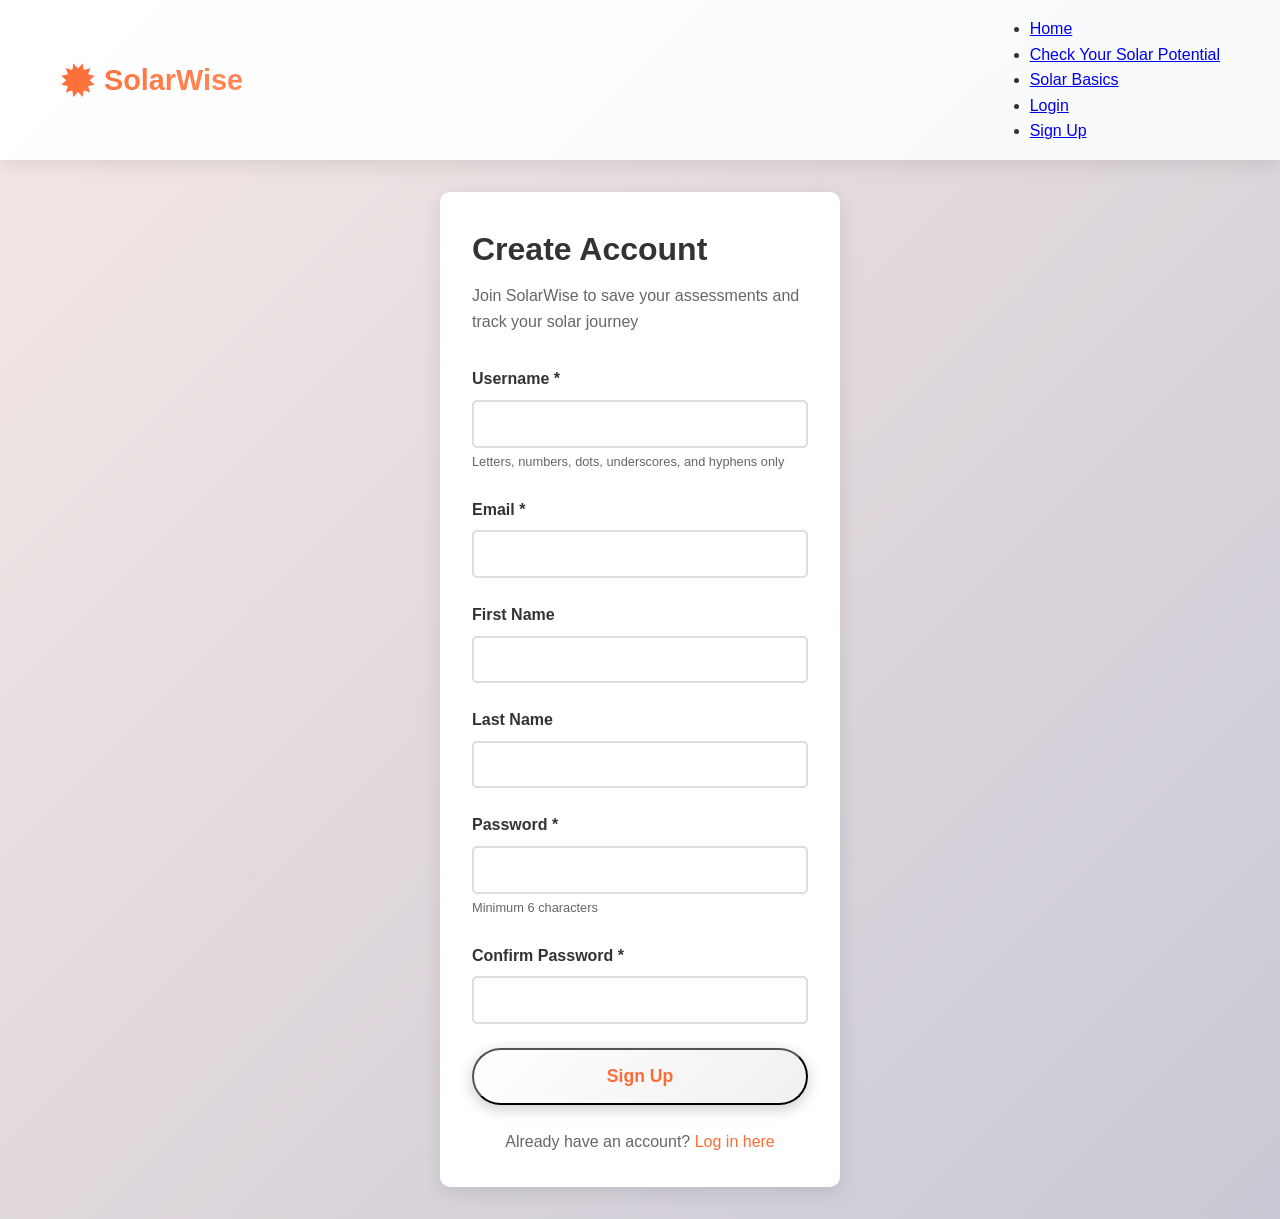
<file: frontend/signup.html>
<!DOCTYPE html>
<html lang="en">
<head>
    <meta charset="UTF-8">
    <meta name="viewport" content="width=device-width, initial-scale=1.0">
    <title>Sign Up - SolarWise</title>
    <link rel="stylesheet" href="css/style.css">
</head>
<body>
    <nav class="navbar">
        <div class="container">
            <div class="logo">🌞 SolarWise</div>
            <ul class="nav-links" id="navLinks">
                <li><a href="index.html">Home</a></li>
                <li><a href="assessment.html">Check Your Solar Potential</a></li>
                <li><a href="learn.html">Solar Basics</a></li>
                <li><a href="login.html">Login</a></li>
                <li><a href="signup.html" class="active">Sign Up</a></li>
            </ul>
        </div>
    </nav>

    <div class="auth-container">
        <div class="auth-box">
            <h1>Create Account</h1>
            <p>Join SolarWise to save your assessments and track your solar journey</p>
            
            <form id="signupForm">
                <div class="form-group">
                    <label for="username">Username *</label>
                    <input type="text" id="username" required>
                    <small>Letters, numbers, dots, underscores, and hyphens only</small>
                </div>
                
                <div class="form-group">
                    <label for="email">Email *</label>
                    <input type="email" id="email" required>
                </div>
                
                <div class="form-group">
                    <label for="first_name">First Name</label>
                    <input type="text" id="first_name">
                </div>
                
                <div class="form-group">
                    <label for="last_name">Last Name</label>
                    <input type="text" id="last_name">
                </div>
                
                <div class="form-group">
                    <label for="password">Password *</label>
                    <input type="password" id="password" required>
                    <small>Minimum 6 characters</small>
                </div>
                
                <div class="form-group">
                    <label for="confirm_password">Confirm Password *</label>
                    <input type="password" id="confirm_password" required>
                </div>
                
                <div id="errorMessage" class="error-message" style="display: none;"></div>
                <div id="successMessage" class="success-message" style="display: none;"></div>
                
                <button type="submit" class="cta-button" style="width: 100%;">Sign Up</button>
            </form>
            
            <div class="auth-footer">
                Already have an account? <a href="login.html">Log in here</a>
            </div>
        </div>
    </div>

    <style>
        .auth-container {
            display: flex;
            justify-content: center;
            align-items: center;
            min-height: calc(100vh - 200px);
            padding: 2rem;
        }
        
        .auth-box {
            max-width: 400px;
            width: 100%;
            padding: 2rem;
            background: white;
            border-radius: 10px;
            box-shadow: 0 5px 20px rgba(0,0,0,0.1);
        }
        
        .auth-box h1 {
            margin-bottom: 0.5rem;
            color: #333;
        }
        
        .auth-box p {
            color: #666;
            margin-bottom: 2rem;
        }
        
        .auth-footer {
            margin-top: 1.5rem;
            text-align: center;
            color: #666;
        }
        
        .auth-footer a {
            color: #FF6B35;
            text-decoration: none;
        }
        
        .error-message {
            background: #ffebee;
            color: #c62828;
            padding: 0.75rem;
            border-radius: 5px;
            margin-bottom: 1rem;
            font-size: 0.9rem;
        }
        
        .success-message {
            background: #e8f5e9;
            color: #2e7d32;
            padding: 0.75rem;
            border-radius: 5px;
            margin-bottom: 1rem;
            font-size: 0.9rem;
        }
        
        .form-group {
            margin-bottom: 1.5rem;
        }
        
        .form-group label {
            display: block;
            margin-bottom: 0.5rem;
            font-weight: 600;
        }
        
        .form-group input {
            width: 100%;
            padding: 0.8rem;
            border: 2px solid #ddd;
            border-radius: 5px;
            font-size: 1rem;
        }
        
        .form-group small {
            display: block;
            margin-top: 0.3rem;
            color: #666;
            font-size: 0.8rem;
        }
        
        .nav-links .active {
            color: #FF6B35;
        }
    </style>

    <script src="js/auth.js"></script>
</body>
</html>
</file>
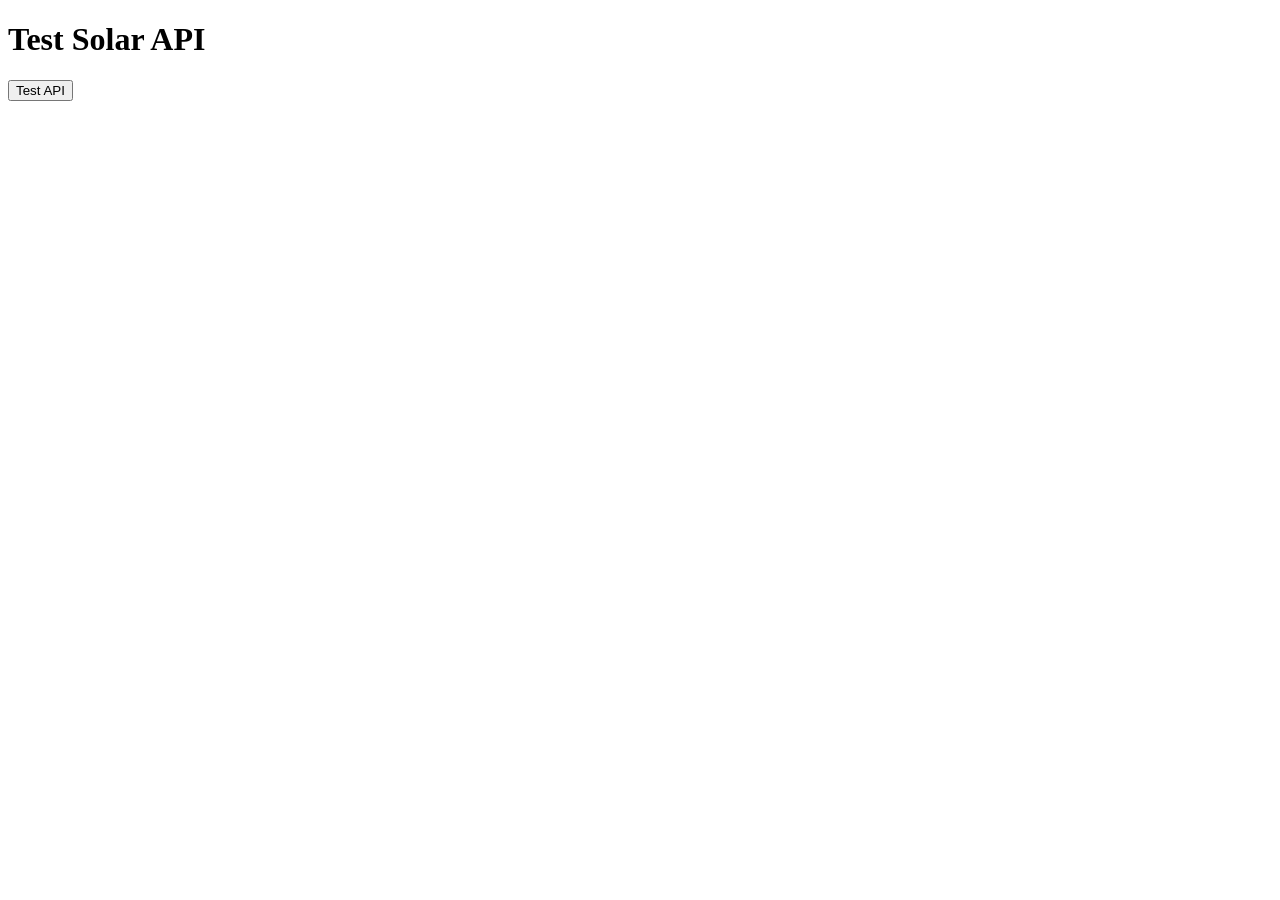
<file: frontend/test.html>
<!DOCTYPE html>
<html>
<head>
    <title>Test Solar API</title>
</head>
<body>
    <h1>Test Solar API</h1>
    <button onclick="testAPI()">Test API</button>
    <pre id="result"></pre>

    <script>
        async function testAPI() {
            document.getElementById('result').innerHTML = "Testing...";
            
            try {
                const response = await fetch('http://localhost:5000/api/assess-solar', {
                    method: 'POST',
                    headers: { 'Content-Type': 'application/json' },
                    body: JSON.stringify({
                        lat: 19.0760,
                        lon: 72.8777,
                        location_name: "Mumbai",
                        monthly_bill: 1500,
                        roof_area: 500,
                        shading: "moderate",
                        roof_condition: "good"
                    })
                });
                
                const data = await response.json();
                document.getElementById('result').innerHTML = JSON.stringify(data, null, 2);
            } catch (error) {
                document.getElementById('result').innerHTML = "Error: " + error.message;
            }
        }
    </script>
</body>
</html>
</file>
<file: frontend/css/style.css>
/* style.css - Enhanced Version */

* {
    margin: 0;
    padding: 0;
    box-sizing: border-box;
}

body {
    font-family: 'Open Sans', sans-serif;
    line-height: 1.6;
    color: #333;
    background: linear-gradient(135deg, #f5f7fa 0%, #c3cfe2 100%);
    min-height: 100vh;
}

.container {
    max-width: 1200px;
    margin: 0 auto;
    padding: 0 20px;
}

/* Navigation with gradient */
.navbar {
    background: linear-gradient(135deg, #ffffff 0%, #f8f9fa 100%);
    box-shadow: 0 4px 20px rgba(0,0,0,0.1);
    position: sticky;
    top: 0;
    z-index: 100;
    backdrop-filter: blur(10px);
}

.navbar .container {
    display: flex;
    justify-content: space-between;
    align-items: center;
    padding: 1rem 20px;
}

.logo {
    font-size: 1.8rem;
    font-weight: 700;
    background: linear-gradient(135deg, #FF6B35 0%, #FF8C5A 100%);
    -webkit-background-clip: text;
    background-clip: text;
    color: transparent;
    font-family: 'Montserrat', sans-serif;
}

/* Hero Section with Animated Gradient */
.hero {
    background: linear-gradient(135deg, #FF6B35 0%, #FF8C5A 50%, #FFB347 100%);
    background-size: 200% 200%;
    animation: gradientShift 5s ease infinite;
    color: white;
    padding: 5rem 0;
    text-align: center;
    border-radius: 0 0 50px 50px;
}

@keyframes gradientShift {
    0% { background-position: 0% 50%; }
    50% { background-position: 100% 50%; }
    100% { background-position: 0% 50%; }
}

.hero h1 {
    font-size: 3rem;
    margin-bottom: 1rem;
    font-family: 'Montserrat', sans-serif;
    text-shadow: 2px 2px 4px rgba(0,0,0,0.2);
}

.hero-subtitle {
    font-size: 1.3rem;
    margin-bottom: 2rem;
    opacity: 0.95;
}

/* Button Styles */
.cta-button {
    display: inline-block;
    background: linear-gradient(135deg, #ffffff 0%, #f0f0f0 100%);
    color: #FF6B35;
    padding: 1rem 2rem;
    border-radius: 50px;
    text-decoration: none;
    font-weight: 700;
    font-size: 1.1rem;
    transition: transform 0.3s, box-shadow 0.3s;
    box-shadow: 0 4px 15px rgba(0,0,0,0.2);
}

.cta-button:hover {
    transform: translateY(-3px);
    box-shadow: 0 6px 20px rgba(0,0,0,0.3);
}

/* Feature Cards with Icons */
.features {
    padding: 4rem 0;
    background: transparent;
}

.features h2 {
    text-align: center;
    margin-bottom: 3rem;
    font-family: 'Montserrat', sans-serif;
    font-size: 2.5rem;
    background: linear-gradient(135deg, #FF6B35 0%, #FF8C5A 100%);
    -webkit-background-clip: text;
    background-clip: text;
    color: transparent;
}

.feature-grid {
    display: grid;
    grid-template-columns: repeat(auto-fit, minmax(300px, 1fr));
    gap: 2rem;
}

.feature-card {
    background: rgba(255, 255, 255, 0.95);
    backdrop-filter: blur(10px);
    padding: 2rem;
    border-radius: 20px;
    text-align: center;
    box-shadow: 0 10px 30px rgba(0,0,0,0.1);
    transition: transform 0.3s, box-shadow 0.3s;
    border: 1px solid rgba(255,255,255,0.2);
}

.feature-card:hover {
    transform: translateY(-10px);
    box-shadow: 0 20px 40px rgba(0,0,0,0.15);
}

.feature-icon {
    font-size: 3.5rem;
    margin-bottom: 1rem;
    display: inline-block;
    animation: float 3s ease-in-out infinite;
}

@keyframes float {
    0%, 100% { transform: translateY(0); }
    50% { transform: translateY(-10px); }
}

.feature-card h3 {
    margin-bottom: 1rem;
    color: #FF6B35;
    font-size: 1.5rem;
}

/* Benefits Section */
.benefits {
    padding: 4rem 0;
    background: linear-gradient(135deg, rgba(255,107,53,0.1) 0%, rgba(255,140,90,0.1) 100%);
    border-radius: 50px;
    margin: 2rem 0;
}

.benefits h2 {
    text-align: center;
    margin-bottom: 3rem;
    font-family: 'Montserrat', sans-serif;
    font-size: 2.5rem;
    color: #FF6B35;
}

.benefits-grid {
    display: grid;
    grid-template-columns: repeat(auto-fit, minmax(250px, 1fr));
    gap: 2rem;
}

.benefit-item {
    text-align: center;
    padding: 1.5rem;
    background: white;
    border-radius: 15px;
    transition: transform 0.3s;
}

.benefit-item:hover {
    transform: scale(1.05);
}

.benefit-icon {
    font-size: 3rem;
    display: block;
    margin-bottom: 1rem;
}

/* Assessment Form */
.assessment-container {
    max-width: 800px;
    margin: 3rem auto;
    padding: 2rem;
    background: rgba(255, 255, 255, 0.95);
    border-radius: 20px;
    box-shadow: 0 20px 60px rgba(0,0,0,0.1);
    backdrop-filter: blur(10px);
}

/* Results Page */
.results-container {
    max-width: 1000px;
    margin: 3rem auto;
    padding: 2rem;
}

.score-card {
    background: linear-gradient(135deg, #FF6B35 0%, #FF8C5A 50%, #FFB347 100%);
    background-size: 200% 200%;
    animation: gradientShift 5s ease infinite;
    color: white;
    padding: 3rem;
    border-radius: 20px;
    text-align: center;
    margin-bottom: 2rem;
}

.score-number {
    font-size: 5rem;
    font-weight: 700;
    display: block;
    line-height: 1;
    text-shadow: 2px 2px 4px rgba(0,0,0,0.2);
}

/* Responsive Design */
@media (max-width: 768px) {
    .hero h1 {
        font-size: 2rem;
    }
    
    .hero-subtitle {
        font-size: 1rem;
    }
    
    .feature-grid {
        grid-template-columns: 1fr;
    }
    
    .benefits-grid {
        grid-template-columns: 1fr;
    }
    
    .score-number {
        font-size: 3rem;
    }
}

/* Loading Animation */
.spinner {
    border: 4px solid #f3f3f3;
    border-top: 4px solid #FF6B35;
    border-radius: 50%;
    width: 50px;
    height: 50px;
    animation: spin 1s linear infinite;
    margin: 0 auto 1rem;
}

@keyframes spin {
    0% { transform: rotate(0deg); }
    100% { transform: rotate(360deg); }
}

/* Auth Pages */
.auth-container {
    display: flex;
    justify-content: center;
    align-items: center;
    min-height: calc(100vh - 200px);
    padding: 2rem;
    background: linear-gradient(135deg, rgba(255,107,53,0.1) 0%, rgba(255,140,90,0.1) 100%);
}

.auth-box {
    max-width: 450px;
    width: 100%;
    padding: 2.5rem;
    background: rgba(255, 255, 255, 0.95);
    border-radius: 20px;
    box-shadow: 0 20px 60px rgba(0,0,0,0.1);
    backdrop-filter: blur(10px);
}

/* Profile Page */
.profile-container {
    max-width: 1200px;
    margin: 2rem auto;
    display: grid;
    grid-template-columns: 300px 1fr;
    gap: 2rem;
    padding: 0 20px;
}

.profile-sidebar {
    background: linear-gradient(135deg, #ffffff 0%, #f8f9fa 100%);
    border-radius: 20px;
    box-shadow: 0 10px 30px rgba(0,0,0,0.1);
    padding: 2rem;
    height: fit-content;
}

.assessment-card {
    background: linear-gradient(135deg, #ffffff 0%, #f8f9fa 100%);
    border-left: 5px solid #FF6B35;
    padding: 1.5rem;
    margin-bottom: 1rem;
    border-radius: 10px;
    transition: transform 0.3s;
}

.assessment-card:hover {
    transform: translateX(5px);
}

/* Delete Account Button */
.delete-account-btn {
    background: linear-gradient(135deg, #c62828 0%, #b71c1c 100%);
    color: white;
    border: none;
    padding: 0.8rem 1.5rem;
    border-radius: 10px;
    cursor: pointer;
    font-weight: 600;
    transition: transform 0.3s, box-shadow 0.3s;
}

.delete-account-btn:hover {
    transform: translateY(-2px);
    box-shadow: 0 5px 15px rgba(198,40,40,0.3);
}

/* Extra Dynamic Touches */
.quick-form input:focus {
    outline: none;
    box-shadow: 0 0 20px rgba(255,107,53,0.4);
    transform: scale(1.02);
    transition: all 0.3s;
}

.component-card::before,
.system-card::before {
    content: '';
    position: absolute;
    top: 0;
    left: -100%;
    width: 100%;
    height: 100%;
    background: linear-gradient(90deg, transparent, rgba(255,255,255,0.3), transparent);
    transition: left 0.5s;
}

.component-card:hover::before,
.system-card:hover::before {
    left: 100%;
}

/* Pulse for CTAs */
@keyframes pulseGlow {
    0%, 100% { box-shadow: 0 0 20px rgba(255,107,53,0.5); }
    50% { box-shadow: 0 0 40px rgba(255,107,53,0.8); }
}

.cta-button:active {
    animation: pulseGlow 0.3s ease;
}
</file>
